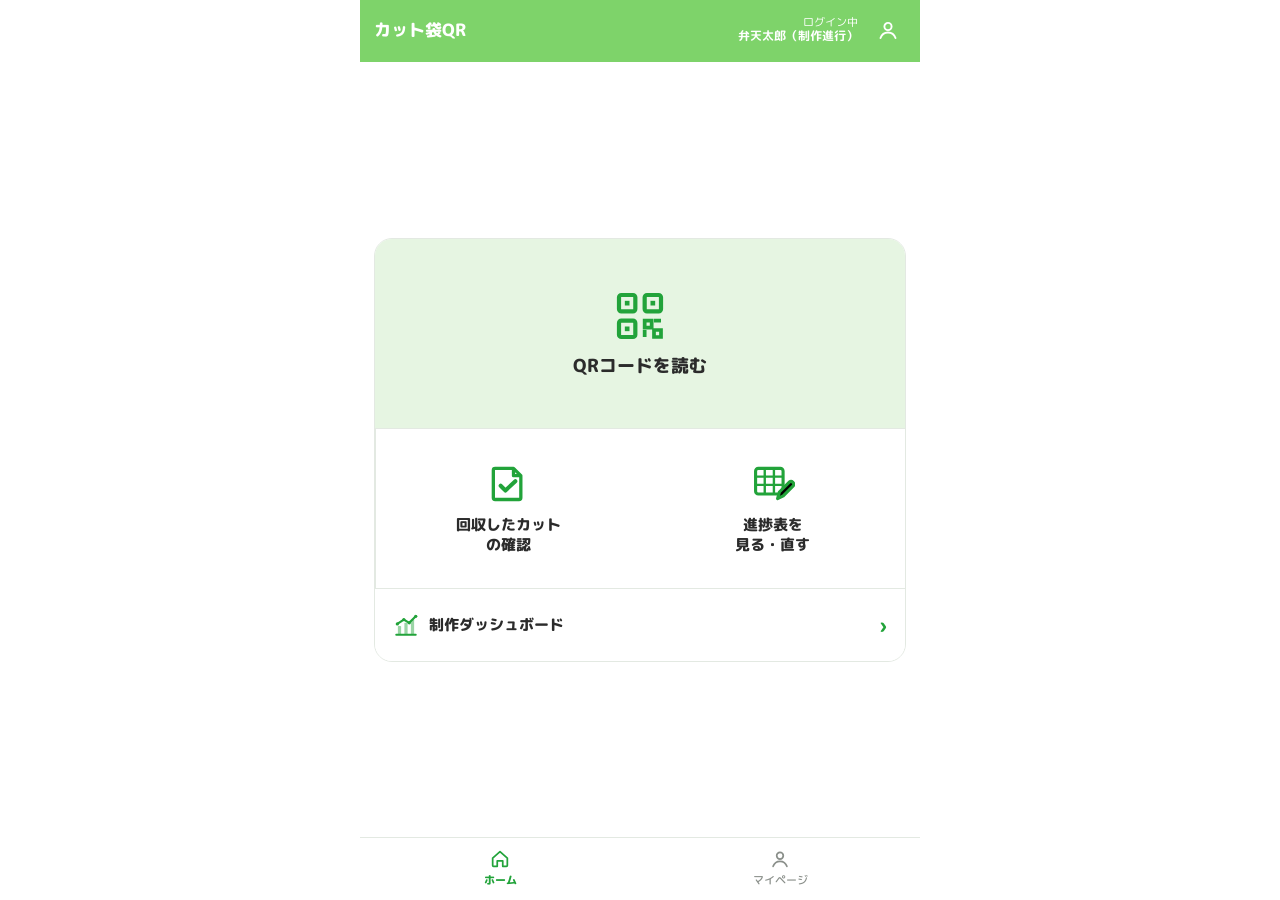
<file: index.html>
<!doctype html>
<html lang="ja">
<head>
<meta charset="utf-8">
<meta name="viewport" content="width=device-width,initial-scale=1,viewport-fit=cover">
<meta name="theme-color" content="#7ED36A">
<meta name="apple-mobile-web-app-capable" content="yes">
<meta name="apple-mobile-web-app-title" content="カット袋QR">
<title>カット袋QR</title>
<link rel="manifest" href="manifest.webmanifest">
<link rel="icon" href="icons/icon-192.png">
<link rel="apple-touch-icon" href="icons/icon-192.png">
<link rel="preconnect" href="https://fonts.googleapis.com">
<link rel="preconnect" href="https://fonts.gstatic.com" crossorigin>
<link rel="stylesheet" href="https://fonts.googleapis.com/css2?family=M+PLUS+Rounded+1c:wght@500;800&display=swap">
<link rel="stylesheet" href="css/app.css">
</head>
<body>
<div class="screen" id="screen" aria-live="polite"></div>
<script src="vendor/jsQR.js"></script>
<script src="vendor/qrcode.js"></script>
<script src="js/sheet-template.js"></script>
<script src="js/report-template.js"></script>
<script src="js/core.js"></script>
<script src="js/phone.js"></script>
<script src="js/app.js"></script>
</body>
</html>
</file>
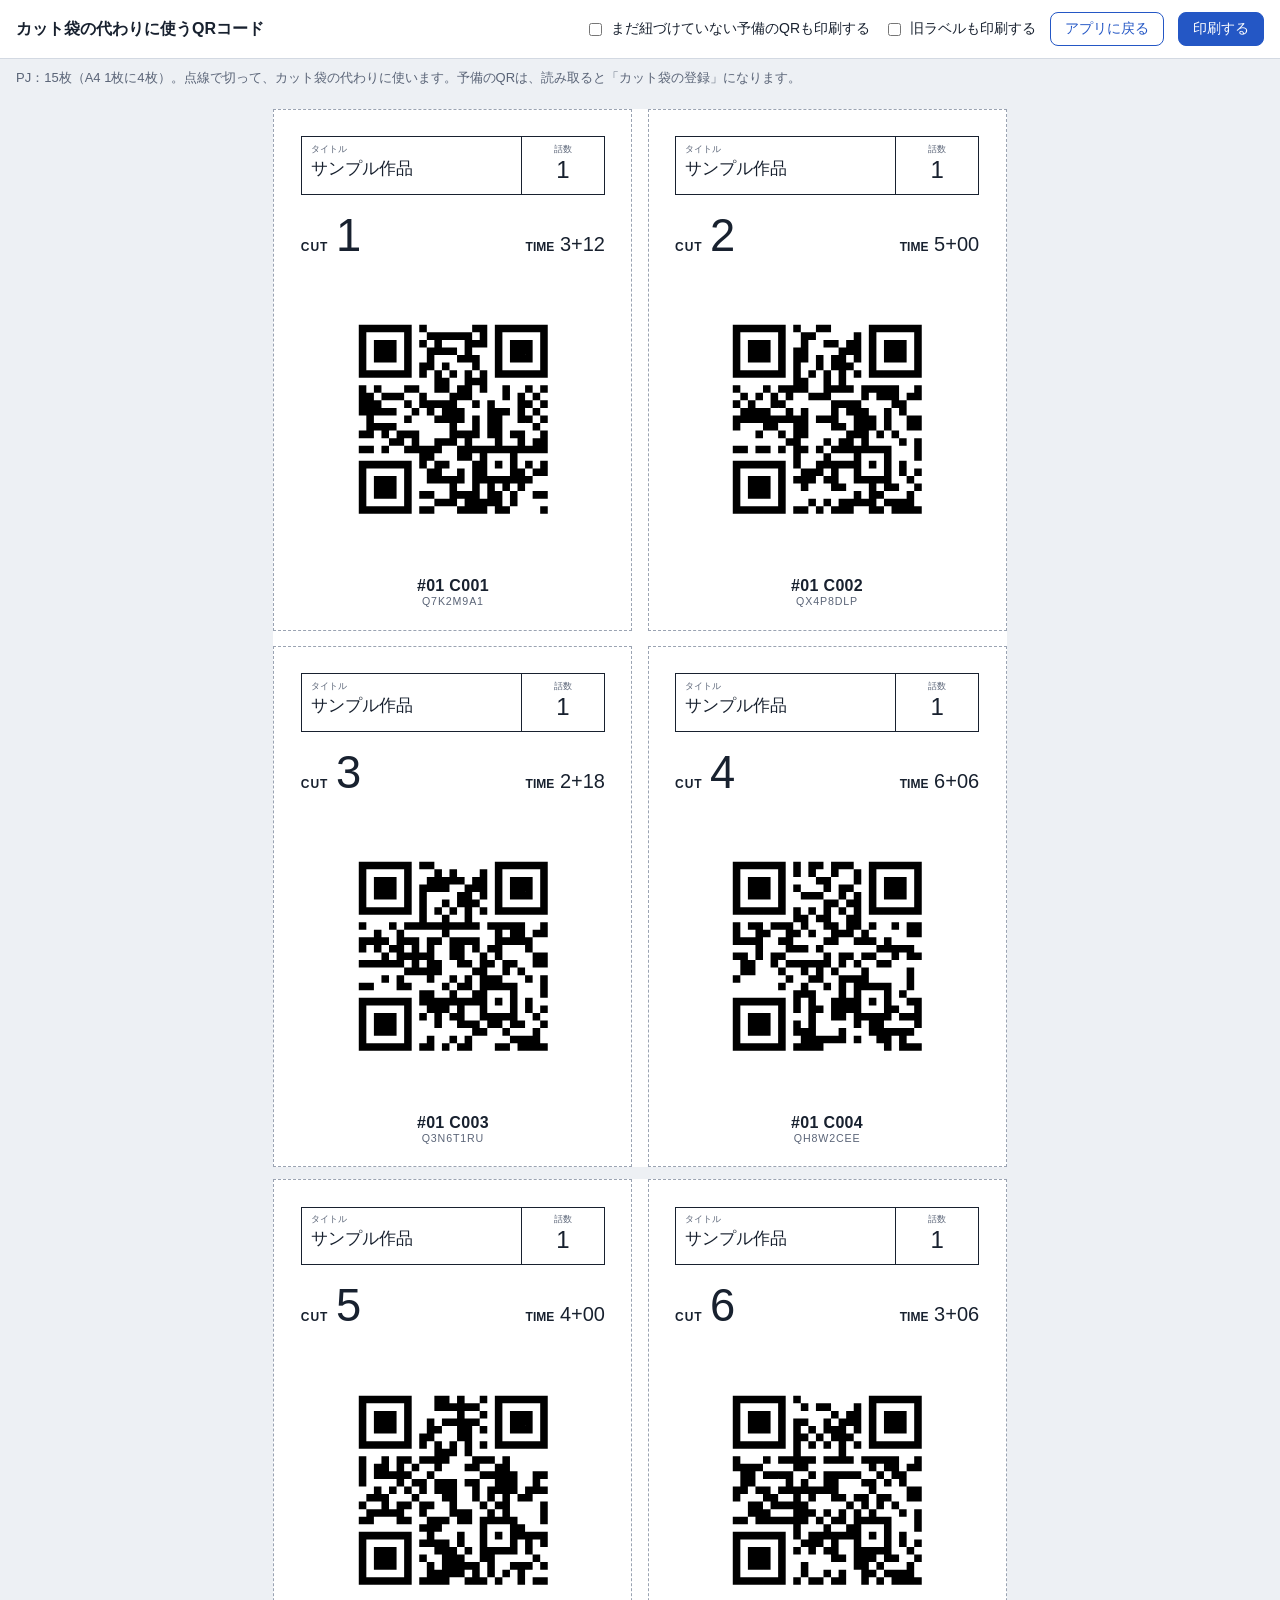
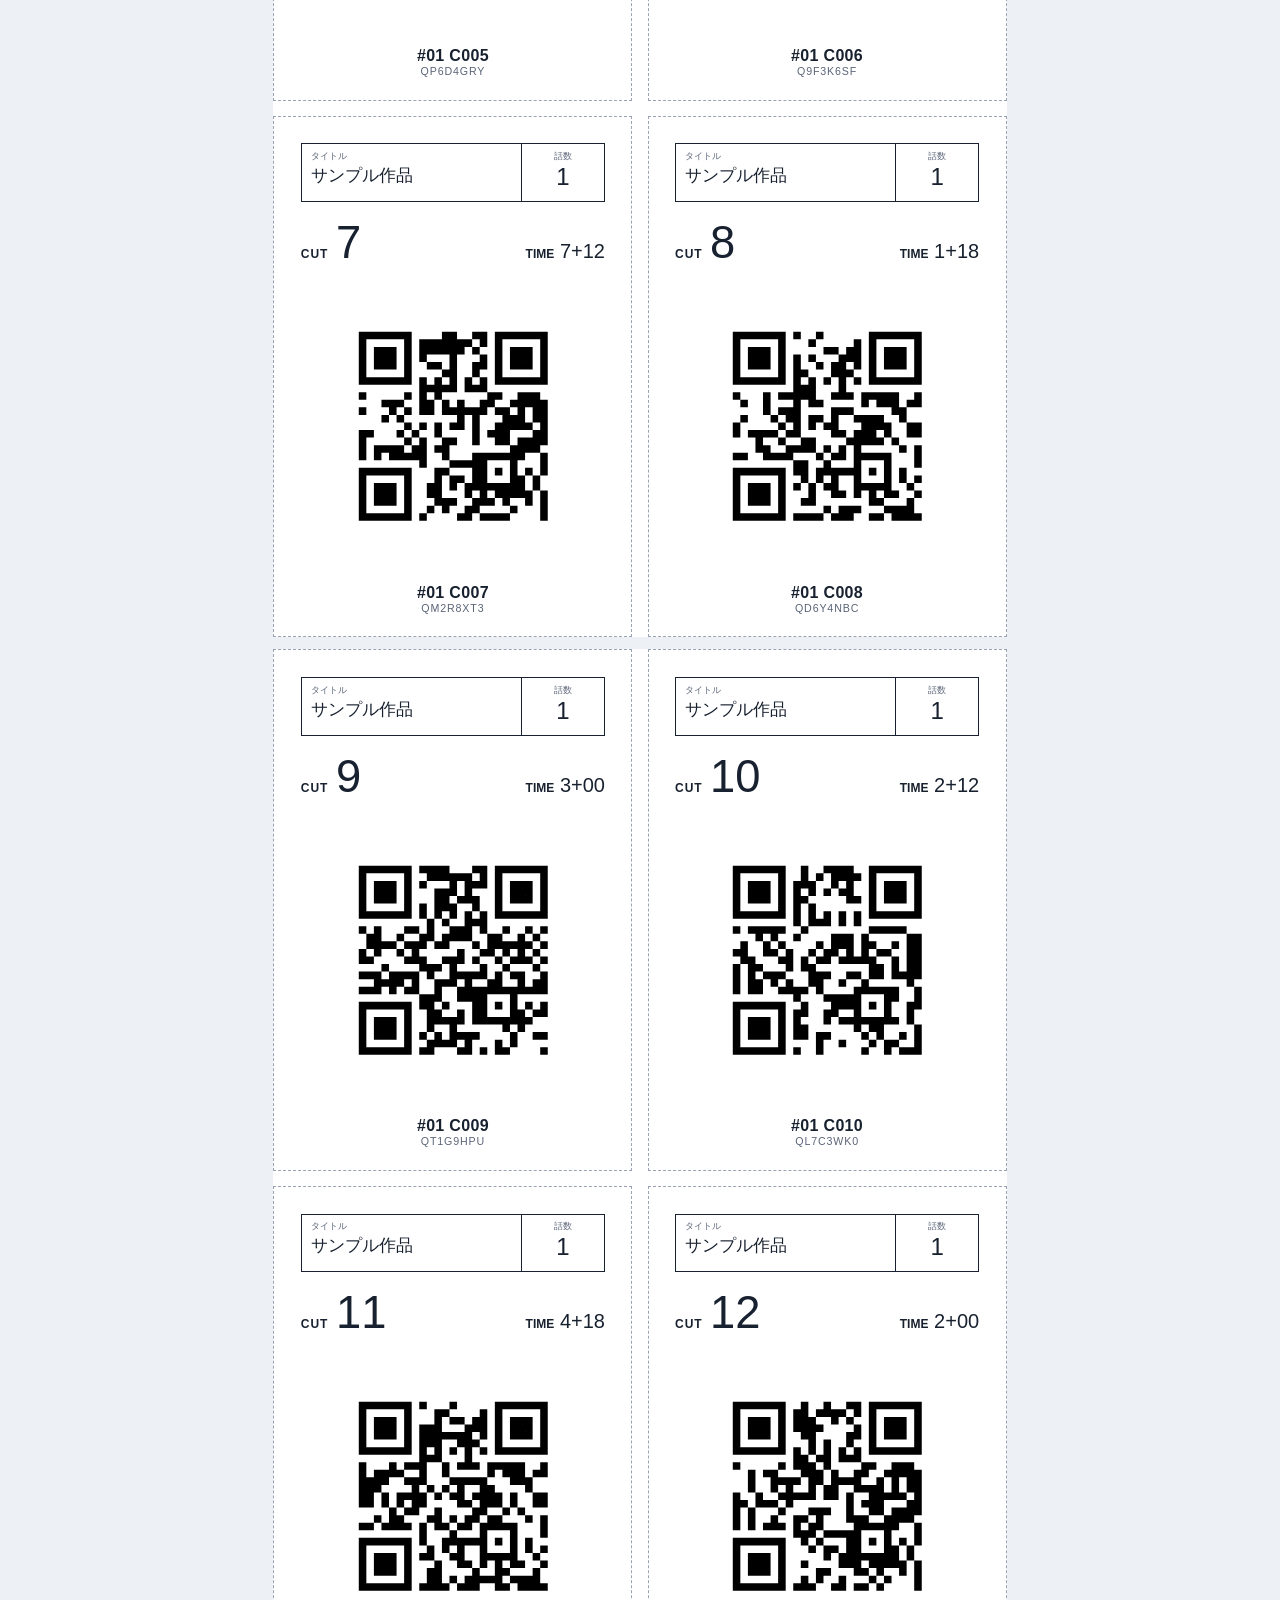
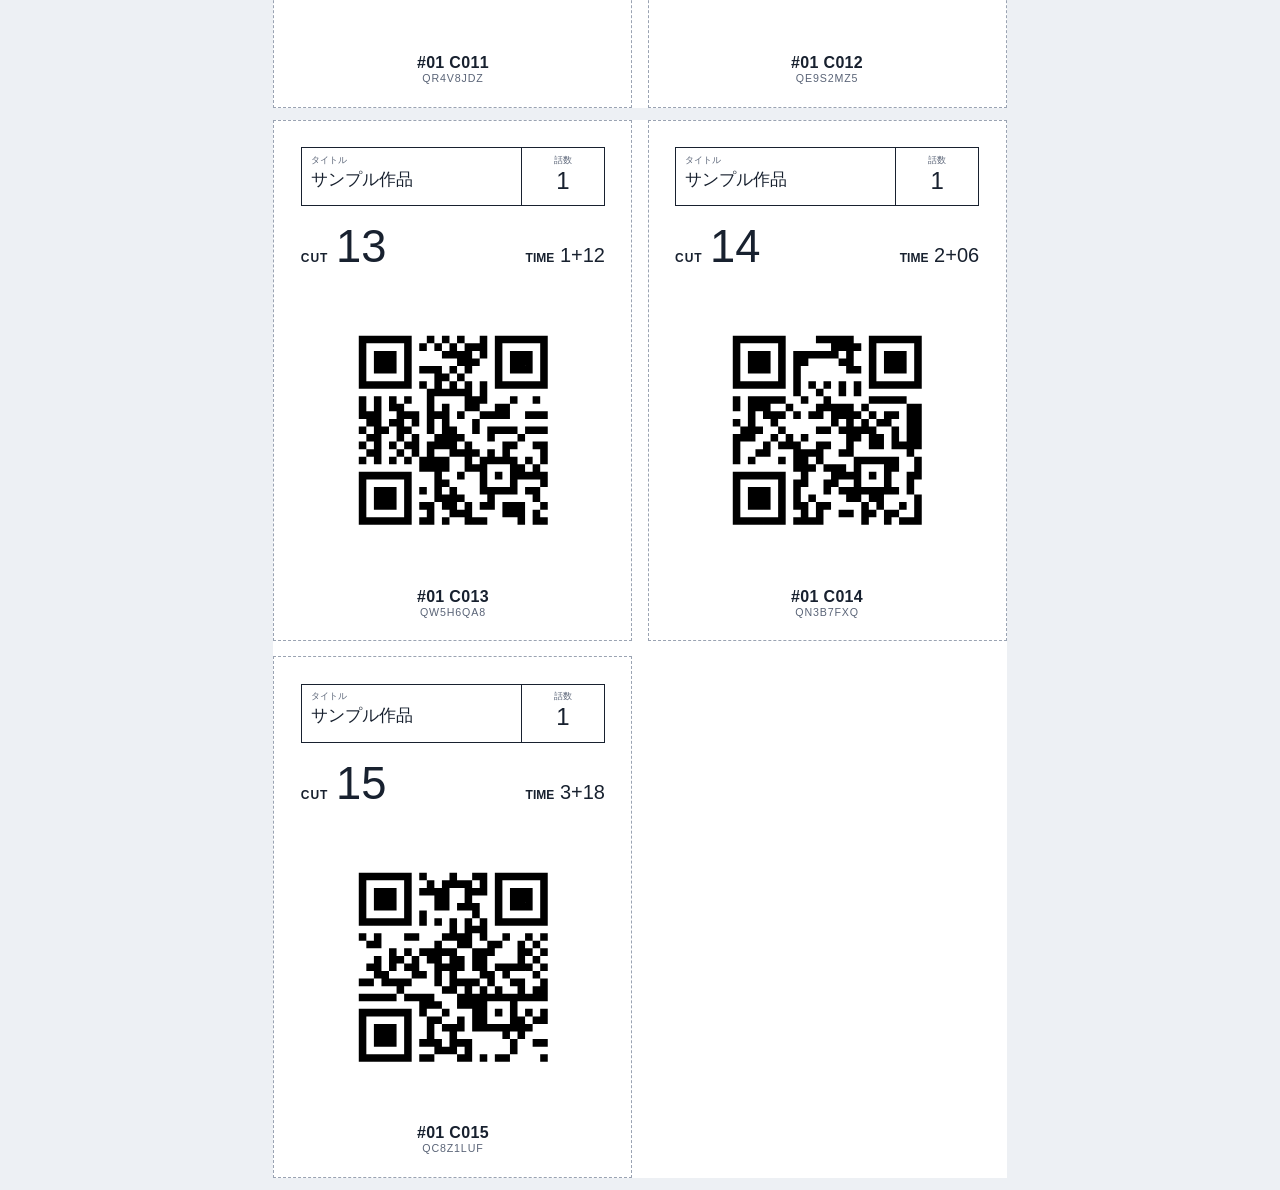
<file: print.html>
<!doctype html>
<html lang="ja">
<head>
<meta charset="utf-8">
<meta name="viewport" content="width=device-width,initial-scale=1">
<title>カット袋QR 印刷用</title>
<style>
  @page { size: A4 portrait; margin: 8mm; }
  :root { --ink:#18212F; --muted:#5A6477; --line:#9AA3B2; }
  * { box-sizing: border-box; }
  body { margin: 0; font-family: "Hiragino Sans","Noto Sans JP","Yu Gothic UI",sans-serif; color: var(--ink); background: #EDF0F4; }
  .bar { position: sticky; top: 0; display: flex; flex-wrap: wrap; gap: 8px 14px; align-items: center; padding: 12px 16px; background: #fff; border-bottom: 1px solid #D3D9E2; font-size: 14px; }
  .bar h1 { font-size: 16px; margin: 0 auto 0 0; }
  .bar button, .bar a { font: inherit; border: 1px solid #2457C5; background: #2457C5; color: #fff; border-radius: 8px; padding: 7px 14px; text-decoration: none; }
  .bar a { background: #fff; color: #2457C5; }
  .bar label { display: flex; gap: 6px; align-items: center; }
  .note { margin: 0; padding: 10px 16px; font-size: 13px; color: var(--muted); }
  .sheet { width: 194mm; margin: 12px auto; background: #fff; display: grid; grid-template-columns: 1fr 1fr; grid-auto-rows: 138mm; gap: 4mm; padding: 0; page-break-after: always; break-after: page; }
  .card { border: 1.2px dashed var(--line); padding: 7mm 7mm 6mm; display: grid; grid-template-rows: auto auto 1fr auto; gap: 4mm; position: relative; }
  .title { display: grid; grid-template-columns: 1fr 22mm; border: 1px solid var(--ink); }
  .title > div { padding: 1.5mm 2.5mm; min-height: 15mm; }
  .title > div + div { border-left: 1px solid var(--ink); text-align: center; }
  .lbl { font-size: 7pt; color: var(--muted); display: block; }
  .title b { font-size: 13pt; font-weight: 500; }
  .title .ep b { font-size: 18pt; }
  .meta { display: flex; justify-content: space-between; align-items: baseline; }
  .cut { font-size: 9pt; font-weight: 900; letter-spacing: .08em; }
  .cut b { font-size: 34pt; font-weight: 500; margin-left: 2mm; letter-spacing: 0; }
  .time { font-size: 9pt; font-weight: 900; }
  .time b { font-size: 15pt; font-weight: 500; margin-left: 1.5mm; }
  .qr { display: grid; place-items: center; }
  .qr svg { width: 52mm; height: 52mm; }
  .id { text-align: center; font-size: 12pt; font-weight: 700; letter-spacing: .02em; }
  .id small { display: block; font-size: 8pt; font-weight: 400; color: var(--muted); letter-spacing: .08em; }
  .card.spare .title b, .card.spare .meta b { color: transparent; }
  .spare-tag { position: absolute; bottom: 4mm; right: 4mm; border: 1px solid var(--muted); color: var(--muted); font-size: 8pt; padding: 0.5mm 2.5mm; border-radius: 2mm; }
  .old { position: absolute; bottom: 4mm; right: 4mm; background: #C2410C; color: #fff; font-size: 9pt; font-weight: 700; padding: 1mm 3mm; border-radius: 2mm; }
  @media print { body { background: #fff; } .bar, .note { display: none; } .sheet { margin: 0 auto; } }
</style>
</head>
<body>
<div class="bar">
  <h1>カット袋の代わりに使うQRコード</h1>
  <label><input type="checkbox" id="withSpare"> まだ紐づけていない予備のQRも印刷する</label>
  <label><input type="checkbox" id="withOld"> 旧ラベルも印刷する</label>
  <a href="./">アプリに戻る</a>
  <button type="button" onclick="window.print()">印刷する</button>
</div>
<p class="note" id="note">読み込んでいます…</p>
<div id="pages"></div>
<script src="vendor/qrcode.js"></script>
<script src="js/sheet-template.js"></script>
<script src="js/core.js"></script>
<script>
const get = k => { try{ return JSON.parse(localStorage.getItem(k)); }catch(e){ return null; } };
function qrSvg(text){ const q = qrcode(0,'M'); q.addData(text); q.make(); return q.createSvgTag({cellSize:4, margin:2, scalable:true}); }
let data = null, pjName = '';
function spareCard(token){
  return `<div class="card spare">
      <span class="spare-tag">予備（未登録）</span>
      <div class="title"><div><span class="lbl">タイトル</span><b>-</b></div><div class="ep"><span class="lbl">話数</span><b>-</b></div></div>
      <div class="meta"><span class="cut">CUT<b>-</b></span><span class="time">TIME<b>-</b></span></div>
      <div class="qr">${qrSvg(qrText(token))}</div>
      <div class="id">&nbsp;<small>${esc(token)}</small></div>
    </div>`;
}
function render(){
  const withOld = document.getElementById('withOld').checked, withSpare = document.getElementById('withSpare').checked;
  const cutBy = id => data.cuts.find(c=>c.id===id);
  const list = data.qrs.filter(q=>q.status==='active' || (withOld && q.status==='revoked'))
    .map(q=>({q, c:cutBy(q.cut)})).filter(x=>x.c)
    .sort((a,b)=>a.c.no.localeCompare(b.c.no) || (a.q.status==='active'?-1:1));
  const cards = list.map(({q,c})=>`<div class="card">
      ${q.status==='revoked' ? '<span class="old">旧ラベル</span>' : ''}
      <div class="title"><div><span class="lbl">タイトル</span><b>サンプル作品</b></div><div class="ep"><span class="lbl">話数</span><b>${esc(String(c.ep).replace('#','').replace(/^0+/,''))}</b></div></div>
      <div class="meta"><span class="cut">CUT<b>${esc(String(Number(c.no.slice(1))))}</b></span><span class="time">TIME<b>${esc(c.sec)}</b></span></div>
      <div class="qr">${qrSvg(qrText(q.token))}</div>
      <div class="id">${esc(c.ep)} ${esc(c.no)}<small>${esc(q.token)}</small></div>
    </div>`);
  const used = new Set(data.qrs.map(q=>q.token));
  const spares = withSpare ? SPARE_QR.filter(t=>!used.has(t)) : [];
  spares.forEach(t=>cards.push(spareCard(t)));
  let html = '';
  for(let i=0; i<cards.length; i+=4) html += `<div class="sheet">${cards.slice(i,i+4).join('')}</div>`;
  document.getElementById('pages').innerHTML = html;
  document.getElementById('note').textContent = `${pjName ? pjName+'：' : ''}${list.length + spares.length}枚（A4 1枚に4枚）。点線で切って、カット袋の代わりに使います。予備のQRは、読み取ると「カット袋の登録」になります。`;
}
async function boot(){
  // アプリで今使っているPJのQRを印刷する
  // ?seed=1 のときは、スプレッドシートを読まずにデモの初期データで印刷する（kit の PDF を作るとき）
  if(/[?&]seed=1/.test(location.search)){ seed(); data = {cuts:S.cuts, qrs:S.qrs}; render(); return; }
  const cfg = get('cutbagqr.cfg') || {};
  let projects = [];
  try{ const r = await fetch('config.json', {cache:'no-store'}); if(r.ok) projects = ((await r.json()).projects || []).filter(p=>p && p.endpoint); }catch(e){}
  const pjIdOf = ep => 'pj-' + Array.from(ep).reduce((h,c)=>((h*31 + c.charCodeAt(0))>>>0), 7).toString(36);
  const list = projects.map(p=>({...p, id:pjIdOf(p.endpoint), name:(cfg.names||{})[pjIdOf(p.endpoint)] || p.name || ''}));
  const pj = list.find(p=>p.id===cfg.current) || list[0] || null;
  if(pj){ pjName = pj.name; }
  if(pj && pj.endpoint){
    try{
      const r = await fetch(pj.endpoint, {method:'POST', headers:{'Content-Type':'text/plain;charset=utf-8'}, body:JSON.stringify({action:'load', key:pj.key||''})});
      const j = await r.json(); if(j.ok && j.data.cuts.length) data = j.data;
    }catch(e){}
  }
  data = data || (pj && get('cutbagqr.data.'+pj.id));
  // データがないときは、アプリの初期データ（QRのIDは固定）で印刷する
  if(!data || !data.cuts){ seed(); data = {cuts:S.cuts, qrs:S.qrs}; }
  render();
}
if(/[?&]old=1/.test(location.search)) document.getElementById('withOld').checked = true;
if(/[?&]spare=1/.test(location.search)) document.getElementById('withSpare').checked = true;
document.getElementById('withOld').addEventListener('change', render);
document.getElementById('withSpare').addEventListener('change', render);
boot();
</script>
</body>
</html>
</file>
<file: css/app.css>
:root{
  /* 案D：白を基調に、差し色は緑。文字は丸ゴシック（スマホがダークモードでも白のまま） */
  color-scheme:light;
  --bg:#FFFFFF; --surface:#FFFFFF; --surface-2:#F4F8F3; --ink:#2B2B2B; --muted:#6B706B; --line:#E3E9E2;
  --navy:#7ED36A; --navy-ink:#FFFFFF; --accent:#22A33A; --accent-soft:#E6F5E2;
  --kraft:#CFAE82; --kraft-2:#B8925F; --kraft-ink:#3B2A14; --label:#FBFAF6;
  --sheet-green:#188038; --sheet-head:#F1F3F4; --sheet-grid:#E1E3E6; --flash:#FFE98A;
  --retake:#C2410C; --retake-soft:#FDE8DD; --ok:#1E8A33; --ok-soft:#E2F5DD; --warn:#A15C07; --warn-soft:#FDF0D5;
  --danger:#C62828; --danger-soft:#FDE4E1;
  --phone-frame:#12161D; --on-accent:#FFFFFF; --hl:#D92D20; --hl-soft:rgba(217,45,32,.16); --hl-solid:#FBE1DE; --dim-ink:#C5CBD4;
  --font-ui:"M PLUS Rounded 1c","Hiragino Maru Gothic ProN","BIZ UDPGothic","Hiragino Sans","Yu Gothic UI","Meiryo",system-ui,sans-serif;
  --font-disp:"M PLUS Rounded 1c","Hiragino Maru Gothic ProN","BIZ UDPGothic","Hiragino Sans","Yu Gothic UI","Meiryo",sans-serif;
}
*{box-sizing:border-box}
[hidden]{display:none!important}
body{margin:0;background:var(--bg);color:var(--ink);font-family:var(--font-ui);font-size:14px;line-height:1.6}
button,input,select,textarea{font:inherit;color:inherit}
button{cursor:pointer}
:focus-visible{outline:2px solid var(--accent);outline-offset:2px}
.num{font-variant-numeric:tabular-nums}

/* ---------- header ---------- */
.top{background:var(--navy);color:var(--navy-ink);padding-block:10px;padding-inline:max(16px,3vw)}
.top-in{display:flex;flex-wrap:wrap;gap:8px 24px;align-items:baseline;justify-content:space-between;max-width:1560px;margin:0 auto}
.top h1{margin:0;font-family:var(--font-disp);font-weight:900;font-size:clamp(16px,1.8vw,20px);letter-spacing:.02em;text-wrap:balance}
.top p{margin:0;opacity:.82;font-size:13px}
.wrap{max-width:1560px;margin:0 auto;padding-inline:max(16px,3vw);padding-block:14px 96px;display:flex;flex-direction:column;gap:14px}

/* ---------- scenario ---------- */
.scenario{background:var(--surface);border:1px solid var(--line);border-radius:10px;padding:10px 14px 12px;display:flex;flex-direction:column;gap:10px}
.sc-row{display:flex;align-items:center;gap:12px}
.sc-row h2{margin:0 auto 0 0;font-family:var(--font-disp);font-size:15px;font-weight:700;min-width:0}
.sc-row h2 small{font-family:var(--font-ui);font-weight:400;font-size:12.5px;color:var(--muted);margin-left:6px}
.sc-row{flex-wrap:wrap}
.sc-btns{display:flex;gap:6px;flex:0 0 auto}
.btn{border:1px solid var(--line);background:var(--surface);border-radius:8px;padding:6px 12px;font-weight:700;font-size:13px;white-space:nowrap}
.btn:hover{background:var(--surface-2)}
.btn.primary{background:var(--accent);border-color:var(--accent);color:var(--on-accent)}
.btn:disabled{opacity:.45;cursor:default}
.steps{display:flex;flex-wrap:wrap;gap:2px 4px;list-style:none;margin:0;padding:0}
.steps li{flex:0 0 auto;position:relative}
.steps li button{all:unset;box-sizing:border-box;cursor:pointer;display:flex;align-items:center;gap:6px;width:100%;padding:3px 8px 3px 3px;border-radius:999px;font-size:12px;color:var(--muted);white-space:nowrap}
.steps li button:hover{background:var(--surface-2)}
.steps li button:focus-visible{outline:2px solid var(--accent)}
.steps .n{flex:0 0 auto;width:22px;height:22px;border-radius:50%;display:grid;place-items:center;font-size:11.5px;font-weight:700;border:1.5px solid var(--line);background:var(--surface);font-variant-numeric:tabular-nums}
.steps li.done .n{background:var(--ok-soft);border-color:var(--ok);color:var(--ok)}
.steps li.cur .n{background:var(--accent);border-color:var(--accent);color:var(--on-accent)}
.steps li.cur button{color:var(--ink);font-weight:700}
.steps li.view button{background:var(--accent-soft);color:var(--ink)}
.steps li.grp-l{align-self:center;font-size:11.5px;font-weight:700;letter-spacing:.04em;padding:2px 8px;border-radius:4px;margin-right:2px;white-space:nowrap}
.steps li.grp-l.normal{background:var(--ok-soft);color:var(--ok)}
.steps li.grp-l.irregular{background:var(--warn-soft);color:var(--warn)}
.steps li.brk{flex-basis:100%;height:0}
.steps li.grp-l{min-width:7.5em;text-align:center}
/* ---------- main grid ---------- */
.stage{display:grid;grid-template-columns:244px 336px minmax(0,1fr);gap:16px;align-items:start}
.col-title{font-family:var(--font-disp);font-weight:700;font-size:13.5px;margin:0 0 6px;display:flex;gap:8px;align-items:baseline}
.col-title small{font-family:var(--font-ui);font-weight:400;color:var(--muted);font-size:12px}

/* ---------- bags ---------- */
.bags{display:flex;flex-direction:column;gap:8px}
.side-sw{display:flex;border:1px solid var(--line);border-radius:8px;overflow:hidden;align-self:flex-start}
.side-sw button{border:0;background:var(--surface);padding:4px 10px;font-size:12px;color:var(--muted)}
.side-sw button.on{background:var(--ink);color:var(--surface);font-weight:700}
/* the bag is a physical object: fixed paper and ink colors in both themes */
.bagface{position:relative;width:100%;aspect-ratio:.72;border-radius:2px 2px 5px 5px;overflow:hidden;color:#2a2119;
  background:linear-gradient(135deg,rgba(255,255,255,.14),rgba(0,0,0,.04)),#F0C27C;box-shadow:0 1px 0 rgba(0,0,0,.08),0 8px 18px rgba(70,45,10,.2);font-family:var(--font-ui)}
.bagface .hand,.tile .hand{font-family:"Yomogi","Klee","Klee One","Hiragino Maru Gothic ProN","Yu Gothic",cursive;color:#1f2a5c;font-weight:400}
.bagface .lab{position:absolute;font-size:9px;letter-spacing:.1em;color:#3b2f22}
.bf-frame{position:absolute;left:10%;right:5%;top:6%;height:22%;border:1.4px solid #3b2f22}
.bf-frame .lab-t{left:4px;top:2px}
.bf-title{position:absolute;left:8px;top:38%;font-size:15px;white-space:nowrap}
.bf-ep{position:absolute;right:0;top:0;bottom:0;width:30%;border-left:1.4px solid #3b2f22}
.bf-ep .lab{left:4px;top:2px}
.bf-epv{position:absolute;left:0;right:0;top:18%;text-align:center;font-size:34px;line-height:1}
.plab{font-family:"Arial Black","Helvetica Neue","Segoe UI",Arial,sans-serif;font-weight:900;font-size:11px;letter-spacing:.06em;color:#2a2119}
.bf-cut{position:absolute;left:10%;top:31%;display:flex;align-items:baseline;gap:8px}
.bf-cutv{font-size:46px;line-height:1}
.bf-time{position:absolute;left:52%;top:34%;display:flex;align-items:baseline;gap:6px}
.bf-timev{font-size:18px}
.mk{position:absolute;font-family:"Arial Black","Helvetica Neue","Segoe UI",Arial,sans-serif;font-weight:900;font-size:17px;color:#2a2119;display:flex;align-items:baseline;gap:2px}
.mk i{font-style:normal;font-size:14px}
.mk-h{left:3%;top:52%}
.mk-c{left:3%;top:64%}
.bf-qr{position:absolute;right:6%;bottom:5%;width:46%;border:0;background:#fff;border-radius:5px;padding:7px 7px 5px;box-shadow:0 1px 3px rgba(0,0,0,.3);display:flex;flex-direction:column;align-items:center;gap:1px;cursor:pointer;color:#111;transform:rotate(-1.2deg)}
.bf-qr svg{width:100%;height:auto;display:block}
.bf-qr:hover{box-shadow:0 0 0 3px var(--accent)}
.bf-qr-no{font-family:var(--font-disp);font-weight:900;font-size:14px;line-height:1.2;margin-top:3px}
.bf-qr-id{font-family:ui-monospace,Menlo,Consolas,monospace;font-size:8.5px;color:#666}
.bagface.old .bf-qr{filter:sepia(.25)}
.old-tag{position:absolute;left:8px;bottom:8px;background:var(--danger);color:#fff;font-size:10.5px;font-weight:700;border-radius:3px;padding:1px 6px}
.bi-wrap{position:absolute;inset:5% 4% 22% 4%;display:grid;grid-template-columns:1fr 26%;gap:0}
.bi{width:100%;height:100%;border-collapse:collapse;table-layout:fixed;font-size:9px}
.bi th,.bi td{border:1px solid #3b2f22;padding:1px 2px;text-align:center;font-weight:400;overflow:hidden}
.bi tr:first-child th{height:18px;letter-spacing:-.02em;font-size:8.5px;white-space:nowrap}
.bi th:first-child{width:17%}
.bi tr.tall td{height:26%;font-size:11px;line-height:1.2;overflow-wrap:break-word;overflow-wrap:anywhere}
.bi td.hand{font-size:12px}
.bi tr.tall td.long{font-size:8.5px;line-height:1.2;overflow-wrap:break-word;overflow-wrap:anywhere}
.bi-stamps{display:grid;grid-template-rows:repeat(5,1fr);border:1px solid #3b2f22;border-left:0}
.bi-stamps div{position:relative;border-bottom:1px solid #3b2f22;display:flex;align-items:center;justify-content:center}
.bi-stamps div:last-child{border-bottom:0}
.bi-stamps .sl{position:absolute;left:2px;top:2px;font-size:8px;writing-mode:vertical-rl;letter-spacing:.1em}
.hanko{width:34px;height:34px;border-radius:50%;border:1.5px solid #c8321e;color:#c8321e;font-size:9px;line-height:1.1;display:flex;flex-direction:column;align-items:center;justify-content:center;transform:rotate(-8deg);margin-left:8px;font-weight:700}
.hanko small{font-size:7.5px;font-weight:400}
.bi-note{position:absolute;left:6%;right:6%;bottom:3%;margin:0;font-size:9.5px;line-height:1.4;color:#4a3a28}
.tiles-h{font-size:12px;font-weight:700;margin-top:4px}
.tiles-h small{font-weight:400;color:var(--muted)}
.tiles{display:grid;grid-template-columns:repeat(auto-fill,minmax(52px,1fr));gap:5px}
.tile{position:relative;border:0;border-radius:2px 2px 4px 4px;background:#F0C27C;padding:5px 4px 4px;text-align:left;line-height:1;box-shadow:0 1px 2px rgba(70,45,10,.2)}
.tile .hand{font-size:15px}
.tile .dot{position:absolute;right:4px;top:4px}
.tile.sel{outline:2.5px solid var(--accent);outline-offset:1px}
.tile.old{background:repeating-linear-gradient(135deg,#F0C27C 0 6px,#DFAE66 6px 8px)}
.tile .otag{position:absolute;right:2px;bottom:2px;font-size:9px;background:var(--danger);color:#fff;border-radius:2px;padding:0 2px}
.dot{display:inline-block;width:8px;height:8px;border-radius:50%;background:#999}
.dot.wait{background:#2F6FE0}.dot.in{background:#1E9A4B}.dot.retake{background:#E0531C}.dot.done{background:#8A8F99}
.legend-s{display:flex;flex-wrap:wrap;gap:4px 10px;font-size:11px;color:var(--muted)}
.legend-s span{display:flex;align-items:center;gap:4px}

/* ---------- phone ---------- */
.phone{width:320px;max-width:100%;margin:0 auto;background:var(--phone-frame);border-radius:40px;padding:12px;box-shadow:0 12px 30px rgba(10,20,40,.22)}
.screen{position:relative;height:640px;border-radius:30px;overflow:hidden;background:var(--surface);display:flex;flex-direction:column}
.statusbar{height:30px;flex:0 0 auto;display:flex;justify-content:space-between;align-items:center;padding:0 22px;font-size:11.5px;font-weight:700;font-variant-numeric:tabular-nums}
.appbar{flex:0 0 auto;display:flex;align-items:center;gap:8px;padding:6px 14px 10px;border-bottom:1px solid var(--line)}
.appbar .back{border:0;background:none;font-size:20px;line-height:1;padding:2px 6px;color:var(--accent)}
.appbar h3{margin:0;font-family:var(--font-disp);font-size:15px;font-weight:700;flex:1;min-width:0}
.op{font-size:11px;color:var(--muted);display:flex;flex-direction:column;align-items:flex-end}
.op select{font-size:11.5px;border:1px solid var(--line);border-radius:6px;background:var(--surface-2);padding:1px 4px;max-width:132px}
.body{flex:1;overflow-y:auto;padding:12px 14px 16px;display:flex;flex-direction:column;gap:12px}

.finder{position:relative;aspect-ratio:1;max-width:100%;border-radius:16px;background:radial-gradient(circle at 50% 45%,#3b4658,#141a24);overflow:hidden;display:grid;place-items:center;color:#cfd6e2;font-size:12.5px;text-align:center}
.finder .corner{position:absolute;width:34px;height:34px;border:4px solid #fff;opacity:.9}
.finder .c1{top:18%;left:18%;border-right:0;border-bottom:0;border-radius:8px 0 0 0}
.finder .c2{top:18%;right:18%;border-left:0;border-bottom:0;border-radius:0 8px 0 0}
.finder .c3{bottom:18%;left:18%;border-right:0;border-top:0;border-radius:0 0 0 8px}
.finder .c4{bottom:18%;right:18%;border-left:0;border-top:0;border-radius:0 0 8px 0}
.finder .laser{position:absolute;left:20%;right:20%;height:2px;background:#6EE7A0;box-shadow:0 0 12px #6EE7A0;top:20%;opacity:0}
.finder.scanning .laser{opacity:1;animation:laser .7s ease-in-out infinite alternate}
@keyframes laser{from{top:20%}to{top:80%}}
.finder .ftext{max-width:62%;line-height:1.5}
.lbl{font-size:11.5px;color:var(--muted);font-weight:700;letter-spacing:.04em}
.field{display:flex;flex-direction:column;gap:4px}
.field select,.field input:not([type=radio]),.field textarea{border:1px solid var(--line);border-radius:8px;background:var(--surface-2);padding:8px 10px;width:100%}
.field textarea{min-height:54px;resize:vertical}

.cuthead{display:flex;align-items:flex-end;justify-content:space-between;gap:8px}
.cuthead .big{font-family:var(--font-disp);font-weight:900;font-size:30px;line-height:1;letter-spacing:.02em}
.cuthead .sub{font-size:11.5px;color:var(--muted);white-space:nowrap}
.chip{display:inline-flex;align-items:center;gap:4px;border-radius:999px;padding:2px 10px;font-size:12px;font-weight:700;white-space:nowrap}
.chip.wait{background:var(--accent-soft);color:var(--accent)}
.chip.in{background:var(--ok-soft);color:var(--ok)}
.chip.retake{background:var(--retake-soft);color:var(--retake)}
.chip.done{background:var(--surface-2);color:var(--muted);border:1px solid var(--line)}
.chip.stale{background:var(--warn-soft);color:var(--warn)}
.kv{display:grid;grid-template-columns:64px 1fr;gap:4px 10px;font-size:13px;background:var(--surface-2);border-radius:10px;padding:10px 12px}
.kv dt{color:var(--muted);font-size:12px}
.kv dd{margin:0;font-weight:700;min-width:0}
.rt-banner{border:1px solid var(--retake);background:var(--retake-soft);border-radius:10px;padding:8px 10px;font-size:12.5px;line-height:1.5}
.rt-banner b{color:var(--retake)}
.flow{display:flex;flex-wrap:wrap;gap:4px}
.flow span{font-size:10.5px;border-radius:4px;padding:1px 5px;border:1px solid var(--line);color:var(--muted);background:var(--surface)}
.flow span.pass{background:var(--surface-2);color:var(--ink)}
.flow span.cur{background:var(--accent);border-color:var(--accent);color:var(--on-accent);font-weight:700}
.flow span.rt{border-color:var(--retake);color:var(--retake)}
.flow span.cur.rt{background:var(--retake);color:var(--on-accent)}
.actions{display:flex;flex-direction:column;gap:8px}
.act{border:0;border-radius:12px;padding:13px 12px;font-weight:700;font-size:15px;background:var(--accent);color:var(--on-accent);font-family:var(--font-disp)}
.act small{display:block;font-family:var(--font-ui);font-weight:400;font-size:11px;opacity:.9}
.act.ok{background:var(--ok)}
.act.rt{background:transparent;color:var(--retake);border:2px solid var(--retake)}
.linkbtn{border:0;background:none;color:var(--muted);font-size:12px;text-decoration:underline;padding:4px;align-self:center}
.confirm{border:1px solid var(--line);border-radius:10px;padding:8px 10px;font-size:12.5px;display:flex;flex-direction:column;gap:6px;background:var(--surface-2)}
.confirm .row{display:flex;gap:6px}
.confirm .row button{flex:1}
.hist{list-style:none;margin:0;padding:0;display:flex;flex-direction:column;gap:0;font-size:12px}
.hist li{display:grid;grid-template-columns:78px 1fr;gap:6px;padding:5px 0;border-top:1px dashed var(--line)}
.hist li .t{color:var(--muted);white-space:nowrap;font-variant-numeric:tabular-nums}
.hist li.void{text-decoration:line-through;opacity:.55}
.hist li .r{color:var(--retake);font-weight:700}
.readonly-note{font-size:12px;color:var(--danger);background:var(--danger-soft);border-radius:8px;padding:6px 10px}

.sheetm{position:absolute;inset:auto 0 0 0;background:var(--surface);border-radius:18px 18px 0 0;box-shadow:0 -8px 24px rgba(0,0,0,.25);padding:14px 14px 18px;display:flex;flex-direction:column;gap:10px;max-height:88%;overflow-y:auto;animation:up .2s ease-out}
.sheetm h4{margin:0;font-family:var(--font-disp);font-size:15px}
.scrim{position:absolute;inset:0;background:rgba(10,15,25,.4)}
@keyframes up{from{opacity:.2}to{opacity:1}}
.opts{display:flex;flex-direction:column;gap:6px}
.opt{display:flex;align-items:flex-start;gap:8px;border:1px solid var(--line);border-radius:8px;padding:7px 9px;font-size:13px;background:var(--surface-2)}
.opt input{margin:4px 0 0;flex:0 0 auto;width:auto}
.opt.sel{border-color:var(--accent);background:var(--accent-soft)}
.pills{display:flex;flex-wrap:wrap;gap:5px}
.pill{border:1px solid var(--line);border-radius:999px;padding:3px 10px;font-size:12px;background:var(--surface-2)}
.pill.sel{background:var(--retake);border-color:var(--retake);color:var(--on-accent)}
.done-view{align-items:center;text-align:center}
.done-ico{width:64px;height:64px;border-radius:50%;background:var(--ok);display:grid;place-items:center;margin-top:18px}
.done-ico.bad{background:var(--danger)}
.done-view h4{margin:4px 0 0;font-family:var(--font-disp);font-size:19px}
.summary{width:100%;text-align:left;background:var(--surface-2);border-radius:10px;padding:10px 12px;font-size:13px}
.summary .what{font-weight:700;font-size:14px}
.writes{width:100%;text-align:left;font-size:11.5px;display:flex;flex-direction:column;gap:3px}
.writes div{display:flex;gap:6px;align-items:baseline}
.writes div::before{content:"";flex:0 0 7px;height:7px;border-radius:2px;background:var(--sheet-green);transform:translateY(-1px)}
.toast{position:absolute;left:12px;right:12px;bottom:14px;background:var(--ink);color:var(--surface);border-radius:10px;padding:9px 12px;font-size:12.5px;z-index:5}

/* ---------- spreadsheet ---------- */
.sheet{position:relative;background:var(--surface);border:1px solid var(--line);border-radius:10px;overflow:hidden;display:flex;flex-direction:column;height:min(716px, calc(100vh - 170px));min-height:460px}
.sh-bar{display:flex;align-items:center;gap:10px;padding:9px 12px;border-bottom:1px solid var(--line);flex-wrap:wrap}
.sh-icon{width:22px;height:28px;border-radius:3px;background:var(--sheet-green);position:relative;flex:0 0 auto}
.sh-icon::after{content:"";position:absolute;inset:9px 5px 6px;border:2px solid #fff;border-radius:1px;background:linear-gradient(#fff,#fff) 50% 0/2px 100% no-repeat,linear-gradient(#fff,#fff) 0 50%/100% 2px no-repeat}
.sh-name{font-weight:700;font-size:14px;min-width:0}
.sh-name small{display:block;color:var(--muted);font-weight:400;font-size:11.5px}
.sync{margin-left:auto;font-size:12px;color:var(--muted);display:flex;align-items:center;gap:6px}
.sync .dot{width:8px;height:8px;border-radius:50%;background:var(--ok)}
.sync.busy .dot{background:var(--warn);animation:blink .5s infinite alternate}
@keyframes blink{to{opacity:.3}}
.grid-wrap{flex:1;min-height:180px;overflow:auto;background:var(--surface);position:relative}
.hl-box{position:absolute;border:3px solid var(--hl);border-radius:4px;box-shadow:0 0 0 4px var(--hl-soft);pointer-events:none;z-index:4;animation:hlin .35s ease-out}
@keyframes hlin{from{transform:scale(1.08);opacity:0}to{transform:none;opacity:1}}
.walk{position:absolute;z-index:10;width:min(360px,calc(100% - 16px));max-height:62%;overflow-y:auto;background:var(--surface);border:2px solid var(--hl);border-radius:10px;
  box-shadow:0 10px 28px rgba(15,20,30,.28);padding:10px 12px;display:flex;flex-direction:column;gap:6px;animation:hlin .2s ease-out}
.wk-top{display:flex;gap:8px;align-items:flex-start}
.wk-num{flex:0 0 auto;height:22px;border-radius:11px;background:var(--hl);color:#fff;font-weight:700;font-size:12px;display:grid;place-items:center;font-variant-numeric:tabular-nums;padding:0 8px}
.wk-title{flex:1;font-family:var(--font-disp);font-weight:700;font-size:14px;line-height:1.4}
.wk-icon{flex:0 0 auto;border:0;background:none;color:var(--muted);font-size:16px;line-height:1;width:26px;height:24px;border-radius:6px}
.wk-icon:hover{background:var(--surface-2);color:var(--ink)}
.wk-body{margin:0;font-size:12.5px;line-height:1.6}
.wk-cells{margin:0;padding:6px 8px;list-style:none;font-size:12px;display:flex;flex-direction:column;gap:3px;background:var(--surface-2);border-radius:6px}
.wk-cells li{display:grid;grid-template-columns:minmax(0,1fr) auto;gap:8px;align-items:baseline}
.wk-cells .nm{min-width:0}
.wk-cells .m{display:block;color:var(--muted);font-size:10.5px;line-height:1.3}
.wk-cells .v{white-space:nowrap;text-align:right}
.wk-cells s{color:var(--muted)}
.wk-cells em{font-style:normal;font-weight:700;color:var(--hl);background:var(--hl-soft);padding:0 4px;border-radius:3px}
.wk-btns{display:flex;gap:6px;align-items:center}
.wk-auto{margin-right:auto;font-size:11.5px;color:var(--muted);display:flex;gap:4px;align-items:center}
.wk-btns .btn{padding:5px 10px;font-size:12.5px}
.wk-next{background:var(--hl);border-color:var(--hl);color:#fff}
.wk-next:hover{background:var(--hl);filter:brightness(1.08)}
.walk-pill{position:absolute;z-index:10;right:10px;bottom:46px;border:0;border-radius:999px;background:var(--hl);color:#fff;font-weight:700;font-size:12.5px;padding:7px 14px;box-shadow:0 6px 16px rgba(15,20,30,.25)}
.tab.walking{outline:3px solid var(--hl);outline-offset:-3px;color:var(--hl)}
table.g{border-collapse:separate;border-spacing:0;font-size:12px;font-variant-numeric:tabular-nums}
table.g th,table.g td{border-right:1px solid var(--sheet-grid);border-bottom:1px solid var(--sheet-grid);padding:3px 7px;white-space:nowrap;height:24px}
table.g thead th{position:sticky;background:var(--sheet-head);font-weight:700;z-index:2}
table.g thead tr.letters th{top:0;color:var(--muted);font-weight:400;font-size:11px;text-align:center;height:20px;padding:0 4px}
table.g thead tr.h1 th{top:20px}
table.g thead tr.h2 th{top:44px}
table.g th.rn,table.g td.rn{position:sticky;left:0;background:var(--sheet-head);color:var(--muted);text-align:center;font-weight:400;font-size:11px;min-width:34px;z-index:1}
table.g thead th.rn{z-index:3}
table.g td.key{position:sticky;left:34px;background:var(--surface);font-weight:700;z-index:1}
table.g td.stk{z-index:1;background-color:var(--surface)}
table.g th.stk{z-index:3}
table.g .stk-last{box-shadow:2px 0 0 var(--line)}
table.g thead th.key{left:34px;z-index:3}
table.g th.grp{text-align:center;border-bottom:2px solid var(--line)}
table.g th.grp.alt,table.g td.alt{background-image:linear-gradient(rgba(36,87,197,.05),rgba(36,87,197,.05))}
table.g td.c{text-align:center}
table.g td.r{text-align:right}
table.g td.rtc{color:var(--retake);font-weight:700;background-color:var(--retake-soft)}
table.g td.muted{color:var(--muted)}
table.g tr.void td:not(.rn){text-decoration:line-through;color:var(--muted)}
table.g td.st-wait{color:var(--accent)}
table.g td.st-in{color:var(--ok)}
table.g td.st-retake{color:var(--retake);font-weight:700}
table.g td.st-stale{color:var(--warn);font-weight:700}
table.g td.st-bad{color:var(--danger);font-weight:700}
table.g td.flash{animation:flash 2.6s ease-out}
@keyframes flash{0%,35%{background-color:var(--flash)}100%{background-color:transparent}}
.tabs{display:flex;gap:2px;overflow-x:auto;border-top:1px solid var(--line);background:var(--sheet-head);padding:0 6px}
.tab{border:0;background:none;padding:8px 12px;font-size:12.5px;white-space:nowrap;border-bottom:3px solid transparent;color:var(--muted);position:relative}
.tab.on{color:var(--sheet-green);border-bottom-color:var(--sheet-green);background:var(--surface);font-weight:700}
.tab .badge{position:absolute;top:5px;right:3px;width:7px;height:7px;border-radius:50%;background:var(--flash);box-shadow:0 0 0 1px var(--warn)}

/* dashboard */
.dash{padding:14px;display:flex;flex-direction:column;gap:14px}
.kpis{display:grid;grid-template-columns:repeat(6,minmax(0,1fr));gap:8px}
.kpi{border:1px solid var(--line);border-radius:8px;padding:8px 10px}
.kpi .l{font-size:11.5px;color:var(--muted);font-weight:700}
.kpi .v{font-family:var(--font-disp);font-size:26px;font-weight:900;line-height:1.1;font-variant-numeric:tabular-nums}
.kpi.rt .v{color:var(--retake)} .kpi.st .v{color:var(--warn)} .kpi.ok .v{color:var(--ok)}
.dash h5{margin:0 0 6px;font-size:13px;font-family:var(--font-disp)}
.bars{display:grid;grid-template-columns:72px 1fr 26px;gap:4px 8px;align-items:center;font-size:12px}
.bars .track{height:14px;background:var(--surface-2);border-radius:3px;position:relative;overflow:hidden;display:flex}
.bars .seg{height:100%}
.bars .seg.w{background:var(--accent);opacity:.45}
.bars .seg.i{background:var(--accent)}
.bars .seg.r{background:var(--retake)}
.legend{display:flex;gap:12px;font-size:11.5px;color:var(--muted);margin-top:6px;flex-wrap:wrap}
.legend i{display:inline-block;width:10px;height:10px;border-radius:2px;margin-right:4px;vertical-align:-1px}
.dash-2{display:grid;grid-template-columns:1fr 1fr;gap:14px}
.mini{width:100%;border-collapse:collapse;font-size:12px}
.mini td,.mini th{border-bottom:1px solid var(--sheet-grid);padding:4px 6px;text-align:left}
.mini th{color:var(--muted);font-weight:700;font-size:11.5px}

/* ---------- spotlight ---------- */
.phone{position:relative}
.spot-layer{position:absolute;inset:0;pointer-events:none;overflow:hidden;z-index:30;opacity:0;transition:opacity .25s}
.phone > .spot-layer{inset:12px;border-radius:30px}
.spot-layer.on{opacity:1}
.spot{position:absolute;border:3px solid var(--hl);border-radius:10px;box-shadow:0 0 0 2000px rgba(12,16,24,.52);transition:left .4s ease,top .4s ease,width .4s ease,height .4s ease}
.finger{position:absolute;width:34px;height:34px;margin:-17px 0 0 -17px;border-radius:50%;background:rgba(255,255,255,.5);border:2.5px solid #fff;box-shadow:0 2px 10px rgba(0,0,0,.45);transition:left .55s cubic-bezier(.3,.7,.3,1),top .55s cubic-bezier(.3,.7,.3,1)}
.finger.press{animation:press .35s ease-out}
@keyframes press{45%{transform:scale(.68);background:rgba(217,45,32,.55)}}
.stage > section{transition:opacity .3s,filter .3s}
.stage[data-focus="bag"] > section:not(.col-bag),
.stage[data-focus="phone"] > section:not(.col-phone),
.stage[data-focus="sheet"] > section:not(.col-sheet){opacity:.32;filter:grayscale(.8)}
.grid-wrap.dim tbody td:not(.lit){color:var(--dim-ink)!important;background-color:var(--surface)}
.grid-wrap.dim tbody td.rn{background-color:var(--sheet-head)}
.grid-wrap.dim thead th.lit{background:var(--hl-solid);color:var(--hl)}
.grid-wrap.dim tbody td.lit{background-color:var(--flash)}
.grid-wrap.dim .dash > div:not(.kpis),.grid-wrap.dim .kpi:not(.lit){opacity:.25}
/* ---------- explanation ---------- */
.narr{position:fixed;z-index:60;left:50%;transform:translateX(-50%);bottom:calc(14px + env(safe-area-inset-bottom, 0px));width:min(720px,calc(100% - 32px));min-height:48px;display:flex;align-items:center;gap:12px;padding:8px 10px 8px 14px;border-radius:12px;background:#18202c;color:#fff;font-size:14.5px;line-height:1.5;box-shadow:0 10px 30px rgba(10,15,25,.35)}
.narr-k{flex:0 0 auto;font-size:11px;font-weight:700;letter-spacing:.06em;color:#9fb3d9;border-right:1px solid #394456;padding-right:10px}
#narrText{flex:1;min-width:0}
.narr{pointer-events:none}
#narrGo{pointer-events:auto}
#narrGo{flex:0 0 auto;border:0;border-radius:8px;background:#fff;color:#1d3f8f;font-weight:700;font-size:13.5px;padding:7px 14px;animation:blink2 1s ease-in-out infinite alternate}
@keyframes blink2{to{box-shadow:0 0 0 3px rgba(255,255,255,.5)}}
.speed{display:flex;align-items:center;gap:0;border:1px solid var(--line);border-radius:8px;overflow:hidden;flex:0 0 auto;font-size:12px}
.speed span{padding:0 8px;color:var(--muted)}
.speed button{border:0;border-left:1px solid var(--line);background:var(--surface);padding:5px 9px;font-size:12px;color:var(--muted)}
.speed button.on{background:var(--ink);color:var(--surface);font-weight:700}
.body.enter,.appbar.enter{animation:scrIn .38s ease-out}
@keyframes scrIn{from{opacity:0}to{opacity:1}}
.narr.live{background:#1d3f8f}
.narr.live .narr-k{color:#cfe0ff;border-right-color:#4a68b0}
.explain{display:flex;align-items:center;gap:16px;border-top:1px solid var(--line);padding-top:10px}
.ex-text{display:flex;flex-wrap:wrap;align-items:baseline;gap:4px 12px;flex:1;min-width:0;font-size:13px}
.ex-text .eyebrow{font-size:11.5px;color:var(--muted);font-weight:700}
.ex-text b{font-family:var(--font-disp);font-size:14px}
.ex-head{display:flex;flex-direction:column;gap:2px}
.ex-head .eyebrow{font-size:11px;font-weight:700;letter-spacing:.06em;color:var(--muted)}
.ex-head h3{margin:0;font-family:var(--font-disp);font-size:17px;font-weight:900;text-wrap:balance}
.ex-head p{margin:2px 0 0;font-size:13px;line-height:1.65}
.ex-play{align-self:flex-start;margin-top:6px}
.ex-side{display:flex;flex-direction:column;gap:6px;min-width:0}
.ex-tabs{display:flex;gap:2px;border-bottom:1px solid var(--line);overflow-x:auto;overflow-y:hidden;scrollbar-width:none}
.ex-tabs button{border:0;background:none;padding:5px 10px 6px;font-size:12.5px;color:var(--muted);border-bottom:2px solid transparent;margin-bottom:-1px;white-space:nowrap;display:flex;align-items:center;gap:5px}
.ex-tabs button i{width:8px;height:8px;border-radius:2px;display:inline-block}
.ex-tabs button.on{color:var(--ink);font-weight:700;border-bottom-color:var(--ink)}
.ex-list{margin:0;padding-left:1.15em;font-size:13px;line-height:1.6;display:flex;flex-direction:column;gap:3px;min-height:4.8em}

/* ---------- v3: 1タップ操作・イレギュラー入口・発注書連携 ---------- */
.op{font-size:10.5px;color:var(--muted);display:flex;flex-direction:column;align-items:flex-end;line-height:1.3}
.op b{color:var(--ink);font-weight:700;font-size:11.5px}
.pocard{display:flex;flex-direction:column;gap:2px;border:1px solid var(--line);background:var(--surface-2);border-radius:10px;padding:8px 10px;font-size:12.5px}
.pocard b{font-size:14px}
.pocard.warn{border-color:var(--warn);background:var(--warn-soft);gap:6px}
.pocard.warn .lbl{color:var(--warn)}
.act.cand{background:var(--warn);color:#fff;font-size:14px;padding:10px 12px}
.irr-btn{border:1px dashed var(--line);background:none;border-radius:10px;padding:8px;color:var(--muted);font-size:12.5px;width:100%}
.irr-btn:hover{border-color:var(--warn);color:var(--warn)}
.irr-list{display:flex;flex-direction:column;gap:6px}
.irr-item{display:flex;flex-direction:column;align-items:flex-start;gap:1px;text-align:left;border:1px solid var(--line);background:var(--surface-2);border-radius:10px;padding:9px 11px}
.irr-item b{font-size:14px}
.irr-item span{font-size:11.5px;color:var(--muted)}
.irr-item:hover{border-color:var(--warn)}
.mnote{margin:0;font-size:12px;color:var(--muted)}
.tagx{margin-left:6px;font-size:10.5px;color:var(--warn)}
.batch-sw{display:flex;justify-content:space-between;align-items:center;border:1px solid var(--line);background:var(--surface-2);border-radius:10px;padding:9px 12px;font-size:13px;font-weight:700}
.batch-sw b{font-size:12px;border-radius:999px;padding:1px 10px;background:var(--line);color:var(--muted)}
.batch-sw.on{border-color:var(--ok)}
.batch-sw.on b{background:var(--ok);color:#fff}
.batch ul{list-style:none;margin:4px 0 0;padding:0;display:flex;flex-direction:column;gap:0;font-size:12.5px}
.batch li{display:grid;grid-template-columns:44px 1fr auto;gap:6px;align-items:center;padding:5px 0;border-top:1px dashed var(--line)}
.batch li.void{opacity:.55;text-decoration:line-through}
.batch li em{font-style:normal;font-size:11px;color:var(--muted)}
.batch .linkbtn{padding:0 2px}
.batch-empty{margin:4px 0 0;font-size:12px;color:var(--muted)}
.tab .cnt{margin-left:4px;font-size:10.5px;background:var(--hl);color:#fff;border-radius:999px;padding:0 6px}
.bars.bars4{grid-template-columns:48px 1fr 40px 34px}
.bars .pct{color:var(--muted)}
.mini.today th,.mini.today td{text-align:center;white-space:nowrap}

/* ---------- 表示の切り替え ---------- */
.views{background:var(--surface);border-bottom:1px solid var(--line);padding-inline:max(16px,3vw);position:sticky;top:env(safe-area-inset-top,0px);z-index:40}
.views-in{max-width:1560px;margin:0 auto;display:flex;gap:4px;overflow-x:auto}
.views button{border:0;background:none;padding:10px 14px;font-size:13.5px;font-weight:700;color:var(--muted);border-bottom:3px solid transparent;white-space:nowrap}
.views button.on{color:var(--ink);border-bottom-color:var(--accent)}
.views button:hover{color:var(--ink)}
.vhead h2{margin:0 0 4px;font-family:var(--font-disp);font-size:20px;font-weight:900}
.vhead p{margin:0;max-width:80ch;color:var(--ink)}
.muted{color:var(--muted)}
/* ---------- 発注書との連携 ---------- */
.po-pick{display:flex;flex-wrap:wrap;gap:8px 12px;align-items:center;font-size:13px}
.po-pick select{border:1px solid var(--line);border-radius:8px;background:var(--surface);padding:6px 10px;max-width:100%}
.po-grid > *{min-width:0}
.po-grid{display:grid;grid-template-columns:minmax(0,1.1fr) minmax(0,1fr);gap:20px;align-items:start}
.podoc{background:#fff;color:#111;border:1px solid #bbb;box-shadow:0 6px 20px rgba(20,30,50,.12);padding:22px 22px 14px;font-family:var(--font-ui);display:flex;flex-direction:column;gap:10px;overflow-x:auto}
.pd-top{display:flex;justify-content:space-between;align-items:flex-start;gap:12px}
.pd-title{font-family:var(--font-disp);font-size:24px;font-weight:900;letter-spacing:.3em}
.pd-no{font-size:12px;text-align:right;line-height:1.7}
.pd-to{font-size:16px;border-bottom:1.5px solid #111;padding-bottom:2px;align-self:flex-start;min-width:60%}
.pd-from{font-size:12px;align-self:flex-end}
.pd-t{border-collapse:collapse;width:100%;font-size:12.5px;font-variant-numeric:tabular-nums}
.pd-t th,.pd-t td{border:1px solid #333;padding:4px 8px}
.pd-t th{background:#FFF2CC;font-weight:700;white-space:nowrap}
.pd-t td.r{text-align:right}
.pd-t tr.bad td{background:#FDE4E1}
.pd-head{width:60%}
.pd-head th{width:5em;text-align:left}
.pd-note{margin:0;font-size:11px;color:#777}
.pn{display:inline-grid;place-items:center;width:18px;height:18px;border-radius:50%;background:var(--hl);color:#fff;font-size:10.5px;font-weight:700;margin-right:5px;vertical-align:1px;font-family:var(--font-ui)}
.po-side{display:flex;flex-direction:column;gap:10px}
.po-side h3,.po-how h3{margin:4px 0 0;font-family:var(--font-disp);font-size:15px}
.pomap{list-style:none;margin:0;padding:0;display:flex;flex-direction:column;gap:6px}
.pomap li{display:grid;grid-template-columns:24px 1fr;gap:6px;align-items:start;font-size:13px}
.pomap li b{display:block}
.pomap li span:not(.pn){color:var(--muted);font-size:12.5px}
.pom td,.pom th{font-size:12.5px}
.pom td.r{text-align:right}
.pom .bad{color:var(--danger);font-weight:700}
.chip.s-in{background:var(--ok-soft);color:var(--ok)}
.chip.s-wait{background:var(--accent-soft);color:var(--accent)}
.chip.s-bad{background:var(--danger-soft);color:var(--danger)}
.chip.s-stale{background:var(--warn-soft);color:var(--warn)}
.po-iss{border:1px solid var(--warn);background:var(--warn-soft);border-radius:8px;padding:8px 10px;font-size:12.5px;display:flex;flex-direction:column;gap:3px}
.po-how{display:grid;grid-template-columns:repeat(3,minmax(0,1fr));gap:16px;background:var(--surface);border:1px solid var(--line);border-radius:10px;padding:12px 16px}
.po-how ul{margin:4px 0 0;padding-left:1.1em;font-size:13px;display:flex;flex-direction:column;gap:3px}
/* ---------- イレギュラー対応の一覧 ---------- */
.cfilter{display:flex;flex-wrap:wrap;gap:6px}
.cfilter button{border:1px solid var(--line);background:var(--surface);border-radius:999px;padding:4px 12px;font-size:12.5px;display:flex;align-items:center;gap:6px}
.cfilter button.on{border-color:var(--ink);font-weight:700}
.cfilter i.cst{width:10px;height:10px;padding:0;border-radius:50%}
.ctable-wrap{overflow-x:auto;max-width:100%;min-width:0;background:var(--surface);border:1px solid var(--line);border-radius:10px}
.ctable{border-collapse:collapse;width:100%;min-width:760px;font-size:13px;line-height:1.55;table-layout:fixed}
.ctable thead th{position:sticky;top:0;background:var(--sheet-head);text-align:left;padding:8px 10px;font-size:12px;color:var(--muted);border-bottom:1px solid var(--line)}
.ctable td,.ctable tbody th{padding:8px 10px;border-bottom:1px solid var(--sheet-grid);vertical-align:top;text-align:left}
.ctable tbody th{font-weight:700}
.ctable tbody th .cst{display:table;margin-top:4px}

.ctable tr.cat th{background:var(--surface-2);font-family:var(--font-disp);font-size:13px;padding:6px 10px}
.cst{display:inline-block;font-size:11.5px;font-weight:700;border-radius:4px;padding:1px 7px;white-space:nowrap}
.c-demo{background:var(--ok-soft);color:var(--ok)}
.c-design{background:var(--accent-soft);color:var(--accent)}
.c-rule{background:var(--warn-soft);color:var(--warn)}
.c-later{background:var(--surface-2);color:var(--muted);border:1px solid var(--line)}
i.c-demo{background:var(--ok)}i.c-design{background:var(--accent)}i.c-rule{background:var(--warn)}i.c-later{background:var(--muted)}
@media (max-width:1000px){ .po-grid{grid-template-columns:minmax(0,1fr)} .po-how{grid-template-columns:1fr} }

/* ---------- 発注書との連携：流れと連携先 ---------- */
.pocard2{background:var(--surface);border:1px solid var(--line);border-radius:10px;padding:14px 16px;display:flex;flex-direction:column;gap:10px}
.pocard2 h3{margin:0;font-family:var(--font-disp);font-size:16px}
.po-side h4{margin:0;font-family:var(--font-disp);font-size:14px}
.poflow{display:grid;grid-template-columns:minmax(150px,1fr) 64px minmax(150px,1fr) 48px minmax(0,1.6fr);align-items:center;gap:6px}
.pf-box{border-radius:10px;padding:10px 12px;display:flex;flex-direction:column;gap:2px;font-size:12.5px}
.pf-box b{font-size:14.5px;font-family:var(--font-disp)}
.pf-box em{font-style:normal;font-size:11.5px;color:var(--muted)}
.pf-src{background:#FFF2CC;color:#3a2c00;border:1px solid #E3C66B}
.pf-src em{color:#6b5a1e}
.pf-mid{background:var(--ok-soft);border:1px solid var(--ok)}
.pf-arrow{position:relative;height:36px;display:flex;align-items:center;justify-content:center;text-align:center;font-size:10.5px;color:var(--muted);line-height:1.3}
.pf-arrow::before{content:"";position:absolute;left:0;right:10px;top:50%;border-top:2px solid var(--muted)}
.pf-arrow::after{content:"";position:absolute;right:0;top:50%;transform:translateY(-50%);border:6px solid transparent;border-left:10px solid var(--muted);border-right:0}
.pf-arrow span{position:relative;background:var(--surface);padding:0 4px}
.pf-dests{display:grid;grid-template-columns:repeat(3,minmax(0,1fr));gap:6px}
.pf-dest{border:1px solid var(--line);background:var(--surface-2);border-radius:8px;padding:6px 8px;text-align:left;display:flex;flex-direction:column;font-size:11px;color:var(--muted)}
.pf-dest b{font-size:12.5px;color:var(--ink)}
.pf-dest:hover{border-color:var(--accent)}
.pf-note{margin:0;font-size:12px;color:var(--muted)}
.pomx-wrap{overflow-x:auto;max-width:100%}
.pomx{border-collapse:collapse;width:100%;min-width:820px;font-size:12.5px}
.pomx th,.pomx td{border:1px solid var(--sheet-grid);padding:6px 8px;text-align:left;vertical-align:top}
.pomx thead th{background:var(--sheet-head);padding:0}
.pomx thead th:first-child{padding:6px 8px;font-size:12px;color:var(--muted)}
.pomx thead button{all:unset;box-sizing:border-box;display:block;width:100%;padding:6px 8px;cursor:pointer;font-weight:700;font-size:12.5px}
.pomx thead button small{display:block;font-weight:400;font-size:10.5px;color:var(--muted)}
.pomx thead button:hover{background:var(--accent-soft)}
.pomx thead button:focus-visible{outline:2px solid var(--accent)}
.pomx tbody th{width:19%;font-weight:700;background:var(--surface)}
.pomx tbody th small{display:block;font-weight:400;font-size:11px;color:var(--muted);margin-top:2px}
.pomx td.on{background:var(--ok-soft);color:var(--ink);font-weight:700}
.po-amt th,.po-amt td{font-size:12px}
@media (max-width:1000px){ .poflow{grid-template-columns:1fr} .pf-arrow{height:28px} .pf-arrow::before{left:50%;right:auto;top:0;bottom:10px;border-top:0;border-left:2px solid var(--muted)} .pf-arrow::after{left:50%;right:auto;top:auto;bottom:0;transform:translateX(-50%);border:6px solid transparent;border-top:10px solid var(--muted);border-bottom:0} .pf-dests{grid-template-columns:repeat(2,minmax(0,1fr))} }

/* ---------- 回収・制作確認・差し戻し ---------- */
.lastres{display:grid;grid-template-columns:28px 1fr auto;gap:8px;align-items:center;border:1px solid var(--ok);background:var(--ok-soft);border-radius:10px;padding:8px 10px;font-size:12.5px;line-height:1.45}
.lastres b{font-size:14px}
.lastres small{display:block;color:var(--muted);font-size:11px}
.lastres .ok-mark{width:26px;height:26px;border-radius:50%;background:var(--ok);color:#fff;display:grid;place-items:center;font-weight:700}
.lastres.void{border-color:var(--line);background:var(--surface-2)}
.lastres.void .ok-mark{background:var(--muted)}
.batch li.bad{color:var(--danger)}
.batch li.bad em{color:var(--danger);font-weight:700}
.chip.review{background:#EEE6FB;color:#6B3FB8}
.chip.return{background:var(--retake-soft);color:var(--retake)}
.dot.review{background:#7C4DCC}.dot.return{background:#E0531C}
table.g td.st-review{color:#7C4DCC;font-weight:700}
table.g td.st-return{color:var(--retake);font-weight:700}

/* ---------- ホーム・読み取り ---------- */
.scan-cta{display:flex;flex-direction:row;gap:10px;align-items:center;border:0;border-radius:14px;padding:14px 16px;background:var(--accent);color:var(--on-accent);text-align:left}
.scan-cta b{font-family:var(--font-disp);font-size:18px}
.scan-cta span{font-size:11.5px;opacity:.9}
.home-sec{display:flex;flex-direction:column;gap:6px;border-top:1px solid var(--line);padding-top:10px}
.home-sec h5{margin:0;font-size:14px;font-family:var(--font-disp);display:flex;align-items:center;gap:8px}
.home-sec h5 em{font-style:normal;font-size:12px;font-weight:700;background:#EEE6FB;color:#6B3FB8;border-radius:999px;padding:1px 9px}
#findCut{width:100%;border:1px solid var(--line);border-radius:10px;padding:8px 10px;font-size:14px;background:var(--surface);color:var(--ink)}
.chips{display:flex;flex-wrap:wrap;gap:4px}
.chipf{border:1px solid var(--line);background:var(--surface);border-radius:999px;padding:3px 9px;font-size:11.5px;color:var(--muted)}
.chipf.on{background:var(--ink);border-color:var(--ink);color:var(--surface)}
.find-list{display:flex;flex-direction:column;max-height:220px;overflow-y:auto}
.find-row{display:grid;grid-template-columns:48px 1fr auto;grid-template-rows:auto auto;gap:0 8px;align-items:center;text-align:left;border:0;border-top:1px dashed var(--line);background:none;padding:6px 2px;color:var(--ink)}
.find-row b{grid-row:1 / span 2;font-family:var(--font-disp);font-size:14px}
.find-row span:not(.chip){font-size:12.5px}
.find-row small{grid-column:2 / span 2;font-size:11px;color:var(--muted)}
.find-row:hover{background:var(--surface-2)}
.sess-list li.info{color:var(--muted)}
.scene-btn{display:grid;grid-template-columns:1fr auto;align-items:center;gap:2px 8px;text-align:left;border:1px solid var(--line);background:var(--surface-2);border-radius:12px;padding:11px 14px}
.scene-btn b{font-family:var(--font-disp);font-size:18px}
.scene-btn span{grid-column:1;font-size:11.5px;color:var(--muted)}
.scene-btn em{grid-column:2;grid-row:1 / span 2;font-style:normal;font-weight:700;font-size:13px;background:#EEE6FB;color:#6B3FB8;border-radius:999px;padding:2px 10px}
.scene-btn:hover{border-color:var(--accent)}
.finder.small{aspect-ratio:auto;height:118px}
.finder.small .corner{width:22px;height:22px;border-width:3px}
.finder.small .c1,.finder.small .c2{top:14%}.finder.small .c3,.finder.small .c4{bottom:14%}
.sess-count{display:flex;align-items:baseline;gap:6px;font-size:13px}
.sess-count b{font-family:var(--font-disp);font-size:26px;line-height:1}
.sess-count span{margin-left:auto;color:var(--warn);font-weight:700;font-size:12px}
.sess-list{list-style:none;margin:0;padding:0;font-size:13px}
.scan-body{overflow:hidden;gap:10px}
.scan-body .sess-list{flex:1;min-height:0;overflow-y:auto}
.scan-body .act.sticky{flex:none}
.finder.cam{aspect-ratio:auto;height:250px;flex:none}
.finder.cam .ftext small{display:block;font-size:11px;opacity:.7;margin-top:4px}
.sess-count small{margin-left:auto;font-size:11px;color:var(--muted)}
.sess-list li{display:grid;grid-template-columns:48px 1fr auto;gap:6px;align-items:center;padding:9px 0;border-top:1px dashed var(--line)}
.sess-list li.void{opacity:.55;text-decoration:line-through}
.sess-list li.warn,.sess-list li.bad{color:var(--danger)}
.sess-list li em{font-style:normal;font-size:11px;color:var(--muted)}
.sess-list li.warn em,.sess-list li.bad em{color:var(--danger);font-weight:700}
.summary .warnline{color:var(--danger);font-size:12.5px;margin-top:4px}
.sum-list{list-style:none;margin:6px 0 0;padding:0;font-size:12px;display:flex;flex-direction:column;gap:2px}
.sum-list b{display:inline-block;width:44px}
.rv-tools{display:flex;justify-content:space-between;align-items:center;font-size:12px;color:var(--muted)}
.rv-list{display:flex;flex-direction:column;gap:6px}
.rv-row{display:grid;grid-template-columns:34px 1fr 34px;gap:8px;align-items:center;border:1px solid var(--line);border-radius:10px;padding:7px 8px;background:var(--surface)}
.rv-row.on{border-color:var(--ok);background:var(--ok-soft)}
.rv-chk{width:28px;height:28px;border-radius:7px;border:2px solid var(--line);background:var(--surface);font-weight:700;color:#fff;padding:0}
.rv-row.on .rv-chk{background:var(--ok);border-color:var(--ok)}
.rv-main{display:flex;flex-direction:column;min-width:0;line-height:1.3}
.rv-main b{font-family:var(--font-disp);font-size:15px}
.rv-main span{font-size:12px}
.rv-main small{font-size:11px;color:var(--muted)}
.rv-more{border:1px solid var(--line);background:var(--surface-2);border-radius:8px;height:30px;font-weight:700}
.act:disabled{opacity:.45;cursor:default}
.body .act[data-a=bulkOK],.body .act[data-a=closeScan]{position:sticky;bottom:0;box-shadow:0 -6px 12px var(--surface)}
@media (max-width:1180px){
  .stage{grid-template-columns:220px 336px minmax(0,1fr)}
  .kpis{grid-template-columns:repeat(3,minmax(0,1fr))}
}
@media (max-width:1000px){
  .stage{grid-template-columns:minmax(0,1fr)}
  .bags{max-width:340px;margin:0 auto}
  .explain{grid-template-columns:1fr}
  .dash-2{grid-template-columns:1fr}
}
@media (max-width:560px){
  .kpis{grid-template-columns:repeat(2,minmax(0,1fr))}
  .phone{padding:8px;border-radius:30px}
  .phone > .spot-layer{inset:8px;border-radius:24px}
  .screen{border-radius:24px;height:600px}
}
@media (prefers-reduced-motion:reduce){
  *{animation:none!important;transition:none!important}
}

/* 工程タブと、場面ごとのマトリクス */
.stabs{display:flex;gap:2px;border-bottom:1px solid var(--line);overflow-x:auto;scrollbar-width:none}
.stabs button{border:0;background:none;padding:6px 14px 7px;font-size:13.5px;color:var(--muted);border-bottom:3px solid transparent;margin-bottom:-1px;white-space:nowrap;display:flex;align-items:baseline;gap:6px;font-weight:700}
.stabs button small{font-size:11px;font-weight:400;font-variant-numeric:tabular-nums}
.stabs button.on{color:var(--ink);border-bottom-color:var(--accent)}
.smatrix{display:flex;flex-direction:column}
.mx-head,.mx-row{display:grid;grid-template-columns:5.5em minmax(0,.9fr) minmax(0,1.6fr);gap:4px 12px;align-items:start}
.mx-head{font-size:11px;color:var(--muted);font-weight:700;padding-bottom:4px}
.mx-head .lg{display:inline-block;width:9px;height:9px;border-radius:2px;margin:0 3px 0 6px;vertical-align:-1px}
.lg.demo{background:var(--warn-soft);border:1px solid var(--warn)}.lg.design{background:var(--surface-2);border:1px dashed var(--line)}
.mx-row{border-top:1px solid var(--line);padding:5px 0}
.mx-sc{font-family:var(--font-disp);font-weight:700;font-size:13px;padding-top:3px}
.mx-cell{display:flex;flex-wrap:wrap;gap:4px 6px;min-width:0}
.mx-none{color:var(--muted);font-size:12px;padding-top:3px}
.mchip{border:1px solid var(--line);background:var(--surface);border-radius:999px;padding:3px 10px 3px 4px;font-size:12px;display:inline-flex;align-items:center;gap:5px;color:var(--ink);cursor:pointer;max-width:100%;text-align:left}
.mchip.normal{border-color:var(--ok)}
.mchip.irregular{border-color:var(--warn);background:var(--warn-soft)}
.mchip.design{border-style:dashed;color:var(--muted);background:var(--surface-2);padding-left:10px}
.mchip.design small{font-size:10.5px}
.mchip.view{outline:2px solid var(--accent);outline-offset:1px}
.mchip:hover{filter:brightness(.97)}
.ti-note{font-size:12px!important;color:var(--muted)}
.explain.info{grid-template-columns:minmax(0,1fr)}
.explain.info .ex-head p{max-width:none}
.ti-wrap{overflow-x:auto;max-width:100%}
.ti{border-collapse:collapse;width:100%;min-width:560px;font-size:12px;line-height:1.5}
.ti th,.ti td{border:1px solid var(--line);padding:4px 7px;text-align:left;vertical-align:top}
.ti thead th{background:var(--surface-2);font-size:12px}
.ti tbody th{white-space:nowrap;color:var(--muted);font-weight:700;background:var(--surface-2)}
.ti .on{background:var(--accent-soft)}
.ti thead th.on{color:var(--accent)}
.case-dl{display:grid;grid-template-columns:7em 1fr;gap:6px 10px;margin:0;font-size:13px;line-height:1.6}
.case-dl dt{color:var(--muted);font-weight:700}.case-dl dd{margin:0}
.ctable td.sc{font-weight:700;background:var(--surface-2)}
.ctable tr.cat th small{font-family:var(--font-ui);font-weight:400;font-size:12px;color:var(--muted);margin-left:10px}
.ctabs{display:flex;flex-wrap:wrap;gap:3px;margin-top:4px}
.ctabs i{font-style:normal;font-size:11px;font-weight:400;border:1px solid var(--line);border-radius:4px;padding:0 5px}
.ctable tbody th .linkbtn{display:block;margin-top:4px;font-size:12px;font-weight:400}
.cleg{display:flex;flex-wrap:wrap;gap:6px;margin-left:auto;align-items:center}
.cleg i{font-style:normal}
@media (max-width:700px){ .mx-head{display:none} .mx-row{grid-template-columns:1fr} }

.tabsum{display:flex;flex-wrap:wrap;gap:4px 22px;font-size:12.5px;line-height:1.5;color:var(--ink)}
.tabsum b{color:var(--muted);font-weight:700;margin-right:8px;font-size:11.5px}
.scols{display:grid;grid-template-columns:repeat(var(--n,3),minmax(0,1fr));gap:10px}
.sccol{display:flex;flex-direction:column;align-items:flex-start;gap:5px;border:1px solid var(--line);border-radius:8px;padding:8px 10px;background:var(--surface-2)}
.sc-h{font-family:var(--font-disp);font-weight:700;font-size:13.5px;display:flex;align-items:center;gap:6px}
.sc-n{width:18px;height:18px;border-radius:50%;background:var(--ink);color:var(--surface);font-size:11px;display:grid;place-items:center}
.sc-irr{font-size:11px;font-weight:700;color:var(--warn);margin-top:3px}
.sccol .mchip{font-size:12.5px}
#view-cases .ti-wrap{background:var(--surface);border:1px solid var(--line);border-radius:10px}
#view-cases .ti{font-size:13px}
@media (max-width:700px){ .scols{grid-template-columns:1fr} }

.flow3{display:flex;align-items:center;gap:10px;flex-wrap:wrap}
.flow3 .mchip{font-size:14px;font-weight:700;padding:7px 20px}
.mchip.run{outline:2px solid var(--accent);outline-offset:1px}
.flow3 .arr{color:var(--muted);font-size:13px}
.irr-steps{display:flex;flex-wrap:wrap;gap:6px 8px}
.irr-steps .mchip{font-size:13px;padding:5px 12px 5px 5px}
.sc-play{min-width:6.5em;margin-left:auto}
.flow3 .mchip{cursor:pointer}
.flow3 .mchip.normal{border-color:var(--line)}
.flow3 .mchip.done,.mchip.done{border-color:var(--ok);background:var(--ok-soft)}
.mchip.run{outline:2px solid var(--accent);outline-offset:1px;background:var(--accent-soft)}
.irr-steps .mchip{padding:5px 12px}
.scan-ico{flex:none}
.flow3{flex-direction:column;align-items:flex-start;gap:10px}
.flow-row{display:flex;align-items:center;gap:10px;flex-wrap:wrap}
.mchip.view{outline:2px solid var(--accent);outline-offset:1px}
.subs{list-style:none;margin:0;padding:0;display:flex;flex-wrap:wrap;gap:6px 8px;counter-reset:none}
.sub{display:inline-flex;align-items:center;gap:6px;border:1px solid var(--line);background:var(--surface);border-radius:8px;padding:5px 12px 5px 6px;font-size:12.5px;color:var(--ink);cursor:pointer}
.sub .sn{width:18px;height:18px;border-radius:50%;display:grid;place-items:center;font-size:11px;background:var(--surface-2);color:var(--muted);font-variant-numeric:tabular-nums}
.sub.done{border-color:var(--ok);background:var(--ok-soft)}
.sub.done .sn{background:var(--ok);color:#fff}
.sub.run{border-color:var(--accent);background:var(--accent-soft);font-weight:700}
.sub.run .sn{background:var(--accent);color:var(--on-accent)}
.irr-steps{display:flex;flex-direction:column;align-items:flex-start;gap:10px}
.sc-ctl{display:flex;gap:6px;margin-left:auto}
.sc-ctl .sc-play{margin-left:0}
.sub.view{outline:2px solid var(--accent);outline-offset:1px}
.due-row{display:flex;align-items:center;gap:10px;font-size:13px;font-weight:700}
.due-row input{flex:1;border:1px solid var(--line);border-radius:8px;padding:6px 8px;font:inherit;font-weight:400;background:var(--surface);color:var(--ink)}
.sess-count .due-all{margin-left:auto;font-size:12px}
.sess-list li span{display:flex;flex-direction:column;align-items:flex-start;gap:3px}
.due-btn{border:1px solid var(--line);background:var(--surface);color:var(--ink);border-radius:6px;padding:2px 8px;font-size:11.5px;font-variant-numeric:tabular-nums}
.due-btn.empty{border-style:dashed;color:var(--accent)}
.cal-h{display:flex;align-items:center;justify-content:space-between;font-size:14px}
.cal-h .linkbtn{font-size:20px;padding:0 10px;text-decoration:none}
.cal{display:grid;grid-template-columns:repeat(7,1fr);gap:3px;text-align:center;font-size:12px}
.cal > span{color:var(--muted);font-size:11px;padding:2px 0}
.cal-d{border:0;background:var(--surface-2);border-radius:8px;padding:7px 0;font-size:13px;color:var(--ink);font-variant-numeric:tabular-nums}
.cal-d.today{outline:1px solid var(--accent)}
.cal-d.past{color:var(--muted);background:transparent}
.cal-d.sel{background:var(--accent);color:var(--on-accent);font-weight:700}
.person-btn{border:0;border-bottom:1px dashed var(--accent);background:none;padding:0;color:var(--accent);font:inherit;cursor:pointer}
.sess-list li .row-t{display:block}
.opt.pick{text-align:left;width:100%;display:flex;justify-content:space-between;align-items:center;border:1px solid var(--line);background:var(--surface);color:var(--ink);border-radius:8px;padding:9px 12px;font:inherit}
.opt.pick.sel{border-color:var(--accent);background:var(--accent-soft);font-weight:700}

/* ================= アプリ用（スマホの画面いっぱいに出す） ================= */
html,body{height:100%}
body{background:var(--surface);overscroll-behavior:none;-webkit-tap-highlight-color:transparent}
#screen.screen{height:100%;height:100dvh;border-radius:0;max-width:560px;margin:0 auto;padding-top:env(safe-area-inset-top,0px);padding-bottom:env(safe-area-inset-bottom,0px);box-sizing:border-box}
.appbar{padding-top:10px}
.appbar .gear{border:0;background:none;color:var(--muted);padding:6px;margin-left:4px;display:grid;place-items:center}
.body{font-size:15px}
.finder.cam{height:auto;aspect-ratio:4/3;max-height:42vh;background:#141a24}
.finder video{position:absolute;inset:0;width:100%;height:100%;object-fit:cover}
.finder .corner,.finder .laser,.finder .ftext{z-index:1}
.finder .ftext{background:rgba(10,15,25,.55);padding:6px 10px;border-radius:8px}
.sync-line{margin:0;font-size:12px;color:var(--muted)}
.sync-line.ok{color:var(--ok)}
.sync-line.bad{color:var(--danger)}
.warn-line{display:block;width:100%;text-align:left;background:none;border:1px solid var(--danger);border-radius:8px;padding:8px 10px;margin:6px 0;font-weight:700;cursor:pointer}
.settings .field{display:flex;flex-direction:column;gap:4px}
.settings input{border:1px solid var(--line);border-radius:8px;padding:10px 12px;font:inherit;background:var(--surface);color:var(--ink)}
.act.ghost{background:var(--surface);color:var(--accent);border:1px solid var(--accent)}
.sess-list{max-height:none}
.find-list{max-height:none;overflow:visible}   /* 一覧の中だけでスクロールせず、画面ごとスクロールする */
.pj-chip{align-self:flex-start;border:1px solid var(--line);background:var(--surface-2);color:var(--ink);border-radius:999px;padding:4px 12px;font-size:12.5px;font-weight:700;margin:0}
.pj-chip.static{display:inline-block}
.pj-list{list-style:none;margin:0;padding:0;display:flex;flex-direction:column;gap:6px}
.pj-list li{display:flex;align-items:center;gap:10px;border:1px solid var(--line);border-radius:8px;padding:8px 10px}
.pj-list li.on{border-color:var(--accent);background:var(--accent-soft)}
.pj-list li > div{flex:1;min-width:0;display:flex;flex-direction:column}
.pj-list small{color:var(--muted);font-size:11.5px}
.pj-list em{font-style:normal;font-size:12px;color:var(--accent);font-weight:700}
.settings select{border:1px solid var(--line);border-radius:8px;padding:10px 12px;font:inherit;background:var(--surface);color:var(--ink)}
.reg-big{font-family:var(--font-disp);font-size:15px;text-align:center;padding:6px 0}
.reg-big b{font-size:34px;margin-left:6px}
.sess-list li.reg{color:var(--accent)}
.sess-list li.reg em{color:var(--accent);font-weight:700}

/* ================= 2周目の画面（ホームのボタン4つ・工程の色・進行管理・制作状況） ================= */
:root{--g-lo:#2457C5;--g-lo-s:#E3EBFB;--g-gen:#7A3FC0;--g-gen-s:#EFE6FA;--g-dou:#0F7C6B;--g-dou-s:#DDF2EE;--g-shi:#B4540A;--g-shi-s:#FCEBDA;--g-sat:#475467;--g-sat-s:#EAECF0;--review:#6B3FB8;--review-soft:#EEE6FB;--red-day:#C62828;--cal-ring:#BFD0F3}
@media (prefers-color-scheme: no-dark){:root:not([data-theme="light"]){--g-lo:#8DB1F7;--g-lo-s:#1E2C4A;--g-gen:#C3A0F2;--g-gen-s:#2E2145;--g-dou:#6FD3C2;--g-dou-s:#123430;--g-shi:#F5A962;--g-shi-s:#3A2614;--g-sat:#C4CCD8;--g-sat-s:#2A313C;--review:#C3A0F2;--review-soft:#2E2145;--red-day:#F28B82;--cal-ring:#33466B}}
:root[data-theme="never"]{--g-lo:#8DB1F7;--g-lo-s:#1E2C4A;--g-gen:#C3A0F2;--g-gen-s:#2E2145;--g-dou:#6FD3C2;--g-dou-s:#123430;--g-shi:#F5A962;--g-shi-s:#3A2614;--g-sat:#C4CCD8;--g-sat-s:#2A313C;--review:#C3A0F2;--review-soft:#2E2145;--red-day:#F28B82;--cal-ring:#33466B}
.stg{display:inline-flex;align-items:center;border-radius:6px;padding:1px 7px;font-size:11.5px;font-weight:700;white-space:nowrap;background:var(--surface-2);color:var(--ink);border:1px solid var(--line)}
.stg.g-lo{background:var(--g-lo-s);color:var(--g-lo);border-color:transparent}
.stg.g-gen{background:var(--g-gen-s);color:var(--g-gen);border-color:transparent}
.stg.g-dou{background:var(--g-dou-s);color:var(--g-dou);border-color:transparent}
.stg.g-shi{background:var(--g-shi-s);color:var(--g-shi);border-color:transparent}
.stg.g-sat{background:var(--g-sat-s);color:var(--g-sat);border-color:transparent}
.stg.g-done{background:var(--surface-2);color:var(--muted)}
/* ホーム */
.tiles{display:grid;grid-template-columns:1fr 1fr;gap:10px}
.tile{position:relative;display:flex;flex-direction:column;align-items:flex-start;justify-content:space-between;gap:18px;min-height:132px;border:1px solid var(--line);border-radius:16px;padding:14px;background:var(--surface);color:var(--ink);text-align:left}
.tile svg{color:var(--accent)}
.tile b{font-family:var(--font-disp);font-size:15px;line-height:1.35}
.tile.main{background:var(--accent);border-color:var(--accent);color:var(--on-accent)}
.tile.main svg{color:var(--on-accent)}
.tile .badge{position:absolute;top:12px;right:12px;font-style:normal;font-size:12px;font-weight:700;background:var(--review-soft);color:var(--review);border-radius:999px;padding:1px 9px}
.appbar .gear{color:var(--ink)}
/* 読み取り */
.sess-count{display:flex;justify-content:space-between;align-items:baseline}
.sess-count small{font-size:11px;color:var(--muted);margin-left:4px}
.sess-list li.sr{display:flex;align-items:center;gap:8px;padding:8px 0}
.sr-body{flex:1;min-width:0;display:flex;flex-direction:column;gap:3px}
.sess-list li .sr-body span.sr-ctx{display:block;font-size:11px;color:var(--muted)}
.sr-ctx b{font-family:var(--font-disp);font-size:14px;color:var(--ink);margin-left:2px}
.sr-main{display:flex;flex-wrap:wrap;align-items:center;gap:6px;font-size:13px}
.sess-list li .sr-main span{display:inline-flex;flex-direction:row}
.sr-act{font-weight:700}
.sr-from{color:var(--muted);font-size:12px}
.sr-warn{color:var(--warn);font-weight:700;font-size:12px}
.sess-list li.need{background:var(--warn-soft);border-radius:8px;padding:8px}
.xbtn{flex:none;width:34px;height:34px;border-radius:50%;border:1px solid var(--line);background:var(--surface);color:var(--muted);display:grid;place-items:center;padding:0}
.linkbtn.strong{color:var(--accent);font-weight:700}
/* モーダル共通 */
.mctx{margin:0;font-size:12px;color:var(--muted)}
.mctx b{color:var(--ink);font-family:var(--font-disp)}
.fbtn{border:1px solid var(--line);border-radius:8px;background:var(--surface-2);padding:9px 10px;text-align:left;font-weight:700}
.row2{display:grid;grid-template-columns:1fr 1fr;gap:8px}
.add-row{display:flex;gap:6px}
.add-row input{flex:1;min-width:0;border:1px solid var(--line);border-radius:8px;padding:8px 10px;background:var(--surface-2)}
.act.ghost{background:var(--surface);color:var(--accent);border:1px solid var(--accent)}
.act.rtb{background:var(--retake)}
.seg{display:grid;grid-template-columns:1fr 1fr;border:1px solid var(--line);border-radius:10px;overflow:hidden}
.seg button{border:0;background:var(--surface);padding:8px;font-weight:700;color:var(--muted)}
.seg button.on{background:var(--retake);color:var(--on-accent)}
/* カレンダー */
.cal .red,.cal-d.red{color:var(--red-day)}
.cal-d{display:flex;flex-direction:column;align-items:center;justify-content:flex-start;gap:1px;min-height:44px;padding:6px 0 3px;line-height:1.2}
.cal-d:not(.past){outline:1px solid var(--cal-ring);background:var(--surface-2)}
.cal-d.past{opacity:.45;outline:0;cursor:default}
.cal-d.today{outline:2px solid var(--accent)}
.cal-d.sel{background:var(--accent);color:var(--on-accent)}
.cal-d small{font-size:9.5px;font-weight:700;color:var(--accent)}
.cal-d.sel small{color:var(--on-accent)}
/* 回収済みカットの確認 */
.rv-row{grid-template-columns:34px 1fr 40px}
.rv-main{border:0;background:none;padding:2px 0;text-align:left;display:flex;flex-direction:column;gap:2px}
.rv-ctx{display:flex;align-items:center;gap:6px;font-size:12px;color:var(--muted)}
.rv-ctx b{font-family:var(--font-disp);font-size:15px;color:var(--ink)}
.rv-sub{font-size:12px;color:var(--ink)}
.rv-rt{width:38px;height:38px;border-radius:10px;border:1px solid var(--retake);background:var(--retake-soft);color:var(--retake);display:grid;place-items:center;padding:0}
/* 進行管理 */
.mg-top{display:flex;flex-direction:column;gap:4px}
.ep-tabs{display:flex;gap:6px;overflow-x:auto}
.ep-tab{border:1px solid var(--line);background:var(--surface);border-radius:8px;padding:5px 14px;font-weight:700;font-family:var(--font-disp)}
.ep-tab.on{background:var(--ink);color:var(--surface);border-color:var(--ink)}
#findCut{border:1px solid var(--line);border-radius:8px;padding:8px 10px;background:var(--surface-2)}
.find-row{grid-template-columns:48px 1fr}
.find-row .fr-st{display:flex;align-items:center;gap:6px;font-size:13px}
.find-row small{grid-column:2}
.find-row small .over,.flow2 .over,.hold .over{color:var(--danger);font-weight:700}
.find-row small .stale{color:var(--warn);font-weight:700}
.dot{width:8px;height:8px;border-radius:50%;flex:none;background:var(--muted)}
.dot.wait{background:var(--accent)}.dot.in{background:var(--ok)}.dot.review{background:var(--review)}.dot.retake{background:var(--retake)}.dot.done{background:var(--line)}
.chip.review{background:var(--review-soft);color:var(--review)}
/* カットの状況 */
.ch-st{display:flex;flex-direction:column;align-items:flex-end;gap:4px}
.ch-st .stop{font-size:11.5px;color:var(--warn);font-weight:700}
.flow2{list-style:none;margin:0;padding:0;font-size:12.5px;border:1px solid var(--line);border-radius:10px;overflow:hidden}
.flow2 .fl{display:grid;grid-template-columns:minmax(84px,auto) 1fr 40px 40px 44px;gap:6px;align-items:center;padding:7px 8px;border-top:1px solid var(--line);cursor:pointer;font-variant-numeric:tabular-nums}
.flow2 .fl.head{border-top:0;background:var(--surface-2);font-size:11px;color:var(--muted);font-weight:700;cursor:default}
.flow2 .fl.cur{background:var(--accent-soft)}
.flow2 .fl.todo{color:var(--muted)}
.flow2 .fl-who{min-width:0;overflow:hidden;text-overflow:ellipsis;white-space:nowrap}
.flow2 .fl .tagx{color:var(--retake)}
.flow2 .fl-d{text-align:right}
.ropt{display:inline-flex;align-items:center;gap:4px;border:1px solid var(--line);border-radius:8px;padding:4px 8px;font-size:12px;background:var(--surface-2)}
.ropt.lock{opacity:.55}
.rt-group{display:flex;flex-direction:column;gap:4px}
.rt-opts{display:flex;flex-wrap:wrap;gap:5px}
/* 制作状況 */
.dash-card{border:1px solid var(--line);border-radius:14px;padding:12px;display:flex;flex-direction:column;gap:8px;background:var(--surface)}
.dash-card h5{margin:0;font-family:var(--font-disp);font-size:15px;display:flex;align-items:baseline;gap:8px}
.dash-card h5 small{font-size:11.5px;color:var(--muted);font-weight:400}
.pbar{height:8px;border-radius:99px;background:var(--surface-2);overflow:hidden}
.pbar i{display:block;height:100%;background:var(--ok)}
.dash-num{margin:0;font-family:var(--font-disp);display:flex;align-items:baseline;gap:4px}
.dash-num b{font-size:28px;line-height:1}
.dash-num small{font-family:var(--font-ui);font-size:12px;color:var(--muted);margin-left:8px}
.gbar{display:flex;height:12px;border-radius:4px;overflow:hidden;gap:2px}
.gbar i{display:block}
.gbar .g-lo{background:var(--g-lo)}.gbar .g-gen{background:var(--g-gen)}.gbar .g-dou{background:var(--g-dou)}.gbar .g-shi{background:var(--g-shi)}.gbar .g-sat{background:var(--g-sat)}.gbar .g-done{background:var(--line)}
.glist{list-style:none;margin:0;padding:0;display:grid;grid-template-columns:repeat(3,1fr);gap:4px 8px}
.glist li{display:flex;align-items:center;justify-content:space-between;font-variant-numeric:tabular-nums}
.dash-over{margin:0;font-size:12.5px;color:var(--muted)}
.dash-over.on{color:var(--danger);font-weight:700}
.hold{list-style:none;margin:0;padding:0;display:flex;flex-direction:column}
.hold li{display:flex;align-items:center;gap:8px;padding:7px 0;border-top:1px dashed var(--line)}
.hold li div{flex:1;min-width:0;display:flex;flex-direction:column}
.hold li small{font-size:11px;color:var(--muted)}
.hold li em{font-style:normal;font-family:var(--font-disp);font-weight:700;font-size:18px}
/* マイページの通知 */
.notice{list-style:none;margin:0;padding:0;display:flex;flex-direction:column;gap:6px}
.notice li{display:flex;flex-direction:column;border-left:3px solid var(--warn);padding:4px 8px;background:var(--surface-2);border-radius:0 8px 8px 0;font-size:12.5px}
.notice li.nt-due,.notice li.nt-order,.notice li.nt-qr,.notice li.nt-warn{border-color:var(--danger)}
/* 縦に並べた要素が縮まないように（読み取りの一覧だけは画面に合わせて伸び縮みする） */
.body > *{flex-shrink:0}
.scan-body > .sess-list{flex-shrink:1}
.sess-count b{color:var(--ink);font-size:20px}
.sess-count > span{color:var(--ink);font-size:13px;font-weight:400;margin-left:0}
.cuthead .sub{border:0;padding:0;background:none;border-radius:0}

/* ================= 2周目のレビュー（ホームの配置・行のそろえ・未入力・閉じる） ================= */
.body.home{justify-content:center}
.tile{--tile-bg:var(--surface);align-items:center;justify-content:center;text-align:center;gap:14px;min-height:172px;padding:18px 10px}
.tile.main{--tile-bg:var(--accent)}
.tile b{font-size:15.5px}
/* 読み取りの行：工程・操作・名前の位置をそろえる */
.sr-main{display:grid;grid-template-columns:92px 36px minmax(0,1fr);align-items:center;gap:6px}
.sess-list li .sr-main .stg{max-width:92px;overflow:hidden;text-overflow:ellipsis;justify-self:start}
.sess-list li .sr-main .sr-act.wide{grid-column:2 / -1}
.sess-list li .sr-main .sr-who{display:flex;flex-wrap:wrap;align-items:center;gap:6px;min-width:0}
.stg-ph{display:block}
.due-btn.missing,.due-btn.empty{border:1px dashed var(--danger);color:var(--danger);font-weight:700}
.fbtn.missing{color:var(--danger)}
/* 閉じる：赤い枠で幅いっぱい */
.closebtn{width:100%;border:1.5px solid var(--danger);background:var(--surface);color:var(--danger);border-radius:12px;padding:11px;font-weight:700;font-family:var(--font-disp);font-size:14px}
/* 回収済カットの確認：行ごとに確認OK とリテイク */
.rv-row{grid-template-columns:minmax(0,1fr) auto 40px}
.rv-ok{border:0;border-radius:10px;background:var(--ok);color:var(--on-accent);font-weight:700;padding:0 12px;height:38px;white-space:nowrap}

/* 登録したときのポップアップ */
:root{--pop-bg:#FFFFFF;--pop-ink:#1E8A33}
.donepop{position:absolute;left:24px;right:24px;top:50%;transform:translateY(-50%);z-index:8;display:flex;flex-direction:column;align-items:center;gap:14px;padding:28px 18px;border-radius:20px;border:2px solid var(--pop-ink);background:var(--pop-bg);color:var(--pop-ink);box-shadow:0 12px 32px rgba(0,0,0,.28);text-align:center;animation:pop .22s ease-out}
.donepop b{font-family:var(--font-disp);font-size:17px;line-height:1.5;color:var(--pop-ink)}
.donepop.sending{border-color:var(--line);background:var(--surface);color:var(--muted)}
.donepop.sending b{color:var(--ink)}
.donepop.err{border-color:var(--warn);background:var(--warn-soft);color:var(--warn)}
.donepop.err b{color:var(--warn)}
.donepop .spin{width:48px;height:48px;border-radius:50%;border:5px solid var(--line);border-top-color:var(--accent);animation:spin .8s linear infinite}
@keyframes spin{to{transform:rotate(360deg)}}
@keyframes pop{from{transform:translateY(-50%) scale(.92);opacity:0}to{transform:translateY(-50%) scale(1);opacity:1}}
.pick-need{border:1px solid var(--accent);background:var(--surface);color:var(--accent);border-radius:6px;padding:2px 9px;font-size:12px;font-weight:700}

/* 一覧の日付・経過・納期超過、話数担当、ダッシュボードの階層 */
.find-row .fr-who{margin-left:8px;color:var(--muted);font-size:12px}
.find-row .fr-dates{font-variant-numeric:tabular-nums}
.find-row b small{display:block;font-size:10.5px;color:var(--muted);font-weight:400}
em.aged{font-style:normal;color:var(--warn);font-weight:700;margin-left:4px}
em.late,.late{font-style:normal;color:var(--danger);font-weight:700}
em.late{margin-left:4px}
.ep-owner{margin:0;font-size:12.5px;color:var(--muted)}
.ep-owner b{color:var(--ink)}
.ep-rows{display:flex;flex-direction:column;border-top:1px solid var(--line)}
.ep-row{display:grid;grid-template-columns:minmax(0,1fr) 112px 14px;align-items:center;gap:8px;border:0;border-bottom:1px solid var(--line);background:none;padding:10px 0;text-align:left;color:var(--ink)}
.ep-row .er-h{display:flex;flex-direction:column;min-width:0}
.ep-row .er-h b{font-family:var(--font-disp);font-size:15px}
.ep-row .er-h small{font-size:11px;color:var(--muted);white-space:nowrap;overflow:hidden;text-overflow:ellipsis}
.ep-row .er-bar{display:flex;align-items:center;gap:6px}
.ep-row .er-bar .pbar{flex:1}
.ep-row .er-bar b{font-variant-numeric:tabular-nums;font-size:13px;min-width:34px;text-align:right}
.ep-row .chev{color:var(--muted);font-size:18px}
.seg.two button.on{background:var(--ink);color:var(--surface)}
.stage-count{list-style:none;margin:0;padding:0;display:flex;flex-direction:column;gap:5px}
.stage-count li{display:grid;grid-template-columns:118px 1fr 26px;align-items:center;gap:8px;font-variant-numeric:tabular-nums}
.stage-count .stg{justify-self:start}
.stage-count b{text-align:right}
.sbar{display:flex;height:10px;border-radius:3px;background:var(--surface-2);overflow:hidden}
.sbar i{display:block;height:100%}
.sbar .wait,.key.wait{background:var(--accent)}.sbar .in,.key.in{background:var(--ok)}.sbar .review,.key.review{background:var(--review)}.sbar .done{background:var(--line)}
.key{display:inline-block;width:9px;height:9px;border-radius:2px;margin:0 2px 0 6px;vertical-align:-1px}
.dash-card .find-list{border-top:0}
.ep-row .er-h b em.late{font-family:var(--font-ui);font-size:12px;margin-left:8px}

/* カットの状況：列をそろえる・締めた行・履歴（だれが・いつ） */
.flow2 .fl{grid-template-columns:92px minmax(0,1fr) 46px 46px 50px}
.flow2 .fl .fl-d{text-align:right;justify-self:end}
.flow2 .fl.lock{cursor:default}
.flow2 .fl.can .fl-who::after{content:'›';margin-left:6px;color:var(--accent)}
.flow-tools{display:flex;justify-content:flex-end;margin-top:-4px}
.flow-tools .linkbtn{align-self:auto;font-size:12px}
.hist2{list-style:none;margin:0;padding:0;display:flex;flex-direction:column;font-size:12.5px}
.hist2 li{display:flex;flex-direction:column;gap:2px;padding:7px 0;border-top:1px dashed var(--line)}
.hist2 .h-meta{display:flex;flex-wrap:wrap;gap:4px 8px;font-size:11px;color:var(--muted);font-variant-numeric:tabular-nums}
.hist2 .h-meta .w{color:var(--ink);font-weight:700}
.hist2 .via{border:1px solid var(--line);border-radius:4px;padding:0 5px}
.hist2 .via.sheet{border-color:var(--warn);color:var(--warn)}
.hist2 .h-what.r{color:var(--retake);font-weight:700}
.hist2 li.void{opacity:.55;text-decoration:line-through}
.flow2 .fl.can .fl-who::after{content:none}
.flow2 .fl.can{box-shadow:inset 3px 0 0 var(--accent)}
.flow2 .fl-who{white-space:normal;overflow:visible;line-height:1.35}
.flow2 .fl-who .tagx{display:block;margin-left:0;font-size:10.5px}

/* 読み取りの前とあと */
.sr-flow{display:flex;align-items:center;flex-wrap:wrap;gap:6px;margin:2px 0 4px;font-size:13px}
.sr-flow .was{color:var(--muted)}
.sr-flow .arr{color:var(--muted);font-weight:700}
.sr-flow .now{color:var(--ok);font-weight:700}
.sr-flow.big{font-size:15px;margin:6px 0 8px}

/* スプレッドシートで、アプリの記録が書き換えられたとき */
.conflict{border:1px solid var(--danger);border-radius:10px;padding:10px 12px;margin:8px 0}
.conflict p{margin:0 0 8px}

/* 読み取ったカットを、ほかの人が先に更新していたとき */
.sr-conflict{border-top:1px dashed var(--danger);margin-top:6px;padding-top:6px;color:var(--danger);font-size:13px}
.sr-conflict .row2{margin-top:6px}

/* ===== 案D：白基調・緑・丸ゴシック ===== */
body{font-size:15px}
b,strong,h3,h4,h5{font-weight:800}
.appbar{background:var(--navy);color:var(--navy-ink);border-bottom:0;padding:12px 14px 14px}
.appbar h3{color:var(--navy-ink);font-size:17px;font-weight:800}
.appbar .back,.appbar .gear{color:var(--navy-ink)}
.appbar .op{color:var(--navy-ink)}
.appbar .op b{color:var(--navy-ink)}
.body{background:var(--bg)}
/* ホーム：線で区切った大きいアイコンのマス */
.body.home{justify-content:flex-start;padding-top:0}
.hgrid{display:grid;grid-template-columns:1fr 1fr;border-top:1px solid var(--line)}
.hcell{position:relative;border:0;border-bottom:1px solid var(--line);background:var(--surface);color:var(--ink);display:flex;flex-direction:column;align-items:center;justify-content:center;gap:10px;min-height:150px;padding:16px 8px;font-family:var(--font-disp);font-size:15px;font-weight:800;text-align:center;line-height:1.35}
.hcell:nth-child(even){border-left:1px solid var(--line)}
.hcell svg{color:var(--accent)}
.hcell.big{grid-column:1/3;border-left:0;background:var(--accent-soft);min-height:170px;font-size:18px}
.hcell.big:nth-child(even){border-left:0}
.hcell .badge{position:absolute;top:12px;right:12px;font-style:normal;font-size:13px;font-weight:800;background:#FDE7C8;color:#8A4B06;border-radius:999px;padding:2px 10px}
.hrow{display:flex;align-items:center;justify-content:space-between;width:100%;border:0;border-bottom:1px solid var(--line);background:var(--surface);padding:16px;font-family:var(--font-disp);font-size:15px;font-weight:800;color:var(--ink)}
.hrow span{display:flex;align-items:center;gap:10px}
.hrow svg{color:var(--accent)}
.hrow .chev{color:var(--accent);font-size:20px}
/* 下のタブ */
.tabbar{flex:0 0 auto;display:grid;grid-template-columns:repeat(4,1fr);border-top:1px solid var(--line);background:var(--surface);padding:6px 0 calc(6px + env(safe-area-inset-bottom,0px))}
.tabbar button{border:0;background:none;display:flex;flex-direction:column;align-items:center;gap:2px;font-family:var(--font-ui);font-size:11px;font-weight:500;color:#8A8F8A;padding:4px 0}
.tabbar button.on{color:var(--accent);font-weight:800}
/* 大きいボタン：立体の緑 */
.act{border-radius:14px;font-weight:800}
.act.sticky,.act.ok{background:#3DB34A;border:0;border-bottom:4px solid #23862F;color:#fff}
/* 前とあとの状態：丸い札 */
.sr-flow .was,.sr-flow .now{border-radius:999px;padding:2px 10px;font-weight:800}
.sr-flow .was{background:#EEF1EE;color:#5A5F5A}
.sr-flow .now{background:var(--ok-soft);color:var(--ok)}
.sr-flow .arr{color:var(--accent)}
/* 登録しました：上に緑の帯・大きなチェック */
.donepop{border:1px solid var(--line);border-top:16px solid var(--navy);background:#fff;color:var(--pop-ink);box-shadow:0 12px 32px rgba(0,0,0,.18);padding:24px 18px 20px}
.donepop.ok b{font-size:19px;font-weight:800;color:var(--ink)}
.donepop .dp-btn{display:inline-block;background:#3DB34A;color:#fff;font-weight:800;border-radius:14px;padding:10px 40px;border-bottom:4px solid #23862F;font-size:16px}
/* 状態の点：配布待ちは灰、作業中は青、確認待ちはオレンジ、リテイクは赤、完了は緑 */
.dot.wait{background:#A3A9A3}.dot.in{background:#2F7DE1}.dot.review{background:#F0A030}.dot.retake{background:var(--retake)}.dot.done{background:var(--ok)}
.ep-tab.on,.chipf.on{background:var(--accent);color:#fff;border-color:var(--accent)}
.seg button.on{background:var(--accent);color:#fff}

/* ホーム：3つのまとまりを画面の真ん中に、大きく */
.body.home{justify-content:center;padding-top:12px;padding-bottom:12px}
.hwrap{border:1px solid var(--line);border-radius:18px;overflow:hidden;background:var(--surface)}
.hwrap .hgrid{border-top:0}
.hwrap .hcell.big{min-height:190px}
.hwrap .hcell{min-height:160px}
.hwrap .hrow{border-bottom:0;padding:20px 18px}
.tabbar{grid-template-columns:repeat(2,1fr)}
</file>
